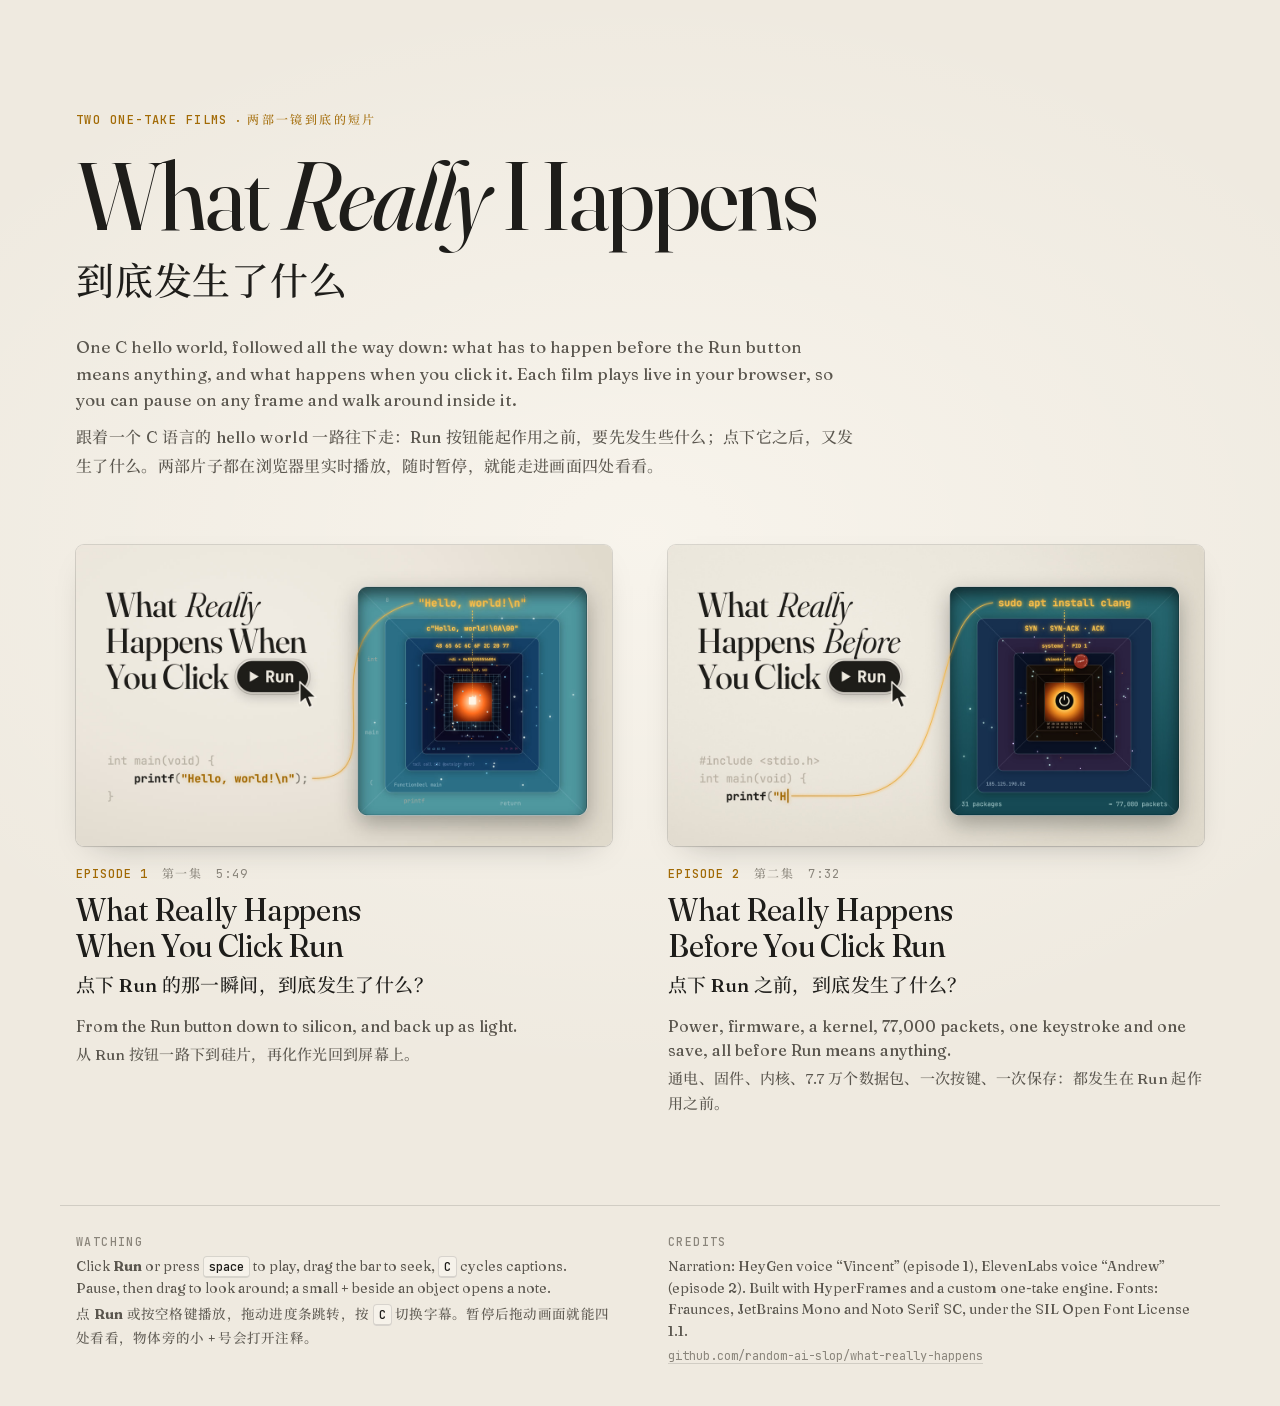
<file: index.html>
<!doctype html>
<html lang="en">
  <head>
    <meta charset="UTF-8" />
    <meta name="viewport" content="width=device-width, initial-scale=1, viewport-fit=cover" />
    <meta name="theme-color" content="#efeae0" />
    <meta name="color-scheme" content="light" />
    <title>What Really Happens · 到底发生了什么</title>
    <meta name="description" content="Two one-take films about a C hello world: what happens before you click Run, and what happens when you do. They play live in the browser, so you can pause on any frame and walk around in it. English narration, English and Chinese captions." />
    <meta property="og:type" content="website" />
    <meta property="og:site_name" content="What Really Happens" />
    <meta property="og:title" content="What Really Happens · 到底发生了什么" />
    <meta property="og:description" content="Two one-take films about a C hello world: what happens before you click Run, and what happens when you do. Pause on any frame and walk around in it. English narration, English and Chinese captions." />
    <meta property="og:url" content="https://random-ai-slop.github.io/what-really-happens/" />
    <meta property="og:locale" content="en_US" />
    <meta property="og:locale:alternate" content="zh_CN" />
    <meta property="og:image" content="https://random-ai-slop.github.io/what-really-happens/before-run/cover.jpg" />
    <meta property="og:image:width" content="1280" />
    <meta property="og:image:height" content="720" />
    <meta property="og:image:alt" content="Cover of episode 2: What Really Happens Before You Click Run, beside the layers from the power button up to sudo apt install clang" />
    <meta name="twitter:card" content="summary_large_image" />
    <meta name="twitter:title" content="What Really Happens · 到底发生了什么" />
    <meta name="twitter:description" content="Two one-take films about a C hello world: what happens before you click Run, and what happens when you do. Pause on any frame and walk around in it." />
    <meta name="twitter:image" content="https://random-ai-slop.github.io/what-really-happens/before-run/cover.jpg" />
    <meta name="twitter:image:alt" content="Cover of episode 2: What Really Happens Before You Click Run, beside the layers from the power button up to sudo apt install clang" />
    <link rel="icon" href="data:image/svg+xml,%3Csvg xmlns='http://www.w3.org/2000/svg' viewBox='0 0 32 32'%3E%3Crect x='1.5' y='7.5' width='29' height='17' rx='8.5' fill='%23efeae0' stroke='%231e1d1a' stroke-width='2'/%3E%3Cpath d='M12 11.5 L21 16 L12 20.5 Z' fill='%231e1d1a'/%3E%3C/svg%3E" />
    <link rel="preload" href="click-run/assets/fonts/Fraunces-normal.woff2" as="font" type="font/woff2" crossorigin />
    <style>
      /* the films' own fonts, by relative path (no copies) + this page's own CJK subset (scripts/publish-site.py) */
      @font-face { font-family: "Fraunces"; src: url("click-run/assets/fonts/Fraunces-normal.woff2") format("woff2"); font-weight: 100 900; font-style: normal; font-display: swap; }
      @font-face { font-family: "Fraunces"; src: url("click-run/assets/fonts/Fraunces-italic.woff2") format("woff2"); font-weight: 100 900; font-style: italic; font-display: swap; }
      @font-face { font-family: "JetBrains Mono"; src: url("click-run/assets/fonts/JetBrainsMono-400.woff2") format("woff2"); font-weight: 400 800; font-style: normal; font-display: swap; }
      @font-face { font-family: "OT Serif SC"; src: url("assets/fonts/zh-landing.woff2") format("woff2"); font-weight: 100 900; font-style: normal; font-display: swap; unicode-range: U+2E80-10FFFF; }

      :root {
        --paper: #efeae0;
        --paper-2: #f6f2ea;
        --ink: #1e1d1a;
        --ink-2: #5a564e;
        --ink-3: #8a857b;
        --rule: rgba(30, 29, 26, 0.14);
        --gold-ink: #a26a05;
        --serif: "Fraunces", Georgia, serif;
        --zh: "OT Serif SC", "Fraunces", "Songti SC", "Noto Serif CJK SC", "Source Han Serif SC", serif;
        --mono: "JetBrains Mono", ui-monospace, Menlo, monospace;
        --gutter: max(16px, env(safe-area-inset-left), env(safe-area-inset-right));
      }
      * { box-sizing: border-box; margin: 0; padding: 0; }
      html { background: var(--paper); -webkit-text-size-adjust: 100%; text-size-adjust: 100%; }
      body {
        min-height: 100vh;
        background: radial-gradient(1400px 900px at 50% 38%, rgba(255, 252, 246, 0.55) 0%, rgba(255, 252, 246, 0) 60%), var(--paper);
        color: var(--ink);
        font: 400 17px/1.55 var(--serif);
        font-variation-settings: "opsz" 14;
        -webkit-font-smoothing: antialiased;
      }
      [lang="zh-Hans"] { font-family: var(--zh); font-variation-settings: normal; letter-spacing: 0.02em; }
      a { color: inherit; }
      .wrap { max-width: 1160px; margin: 0 auto; padding: 0 var(--gutter); }

      header.wrap { padding-top: clamp(48px, 9vw, 112px); padding-bottom: clamp(36px, 5vw, 64px); }
      .kicker { font: 500 12px/1.4 var(--mono); letter-spacing: 0.12em; text-transform: uppercase; color: var(--gold-ink); }
      .kicker span[lang] { letter-spacing: 0.2em; }
      h1 { margin-top: 18px; font-weight: 400; font-size: clamp(44px, 8vw, 96px); line-height: 1; letter-spacing: -0.025em; font-variation-settings: "opsz" 144; }
      h1 em { font-style: italic; }
      .h1-zh { margin-top: 14px; font-size: clamp(24px, 3.6vw, 38px); line-height: 1.3; font-weight: 500; color: var(--ink); }
      .lede { margin-top: 28px; max-width: 46em; display: grid; gap: 10px; }
      .lede p { color: var(--ink-2); }
      .lede p[lang="zh-Hans"] { font-size: 16px; line-height: 1.8; }

      .films { display: grid; grid-template-columns: 1fr; gap: clamp(40px, 5vw, 56px); padding-bottom: clamp(48px, 7vw, 88px); }
      @media (min-width: 760px) { .films { grid-template-columns: 1fr 1fr; } }
      .film { display: block; text-decoration: none; color: inherit; border-radius: 10px; outline-offset: 6px; }
      .film:focus-visible { outline: 1.5px solid var(--gold-ink); }
      .poster { position: relative; aspect-ratio: 16 / 9; border-radius: 8px; overflow: hidden; background: var(--paper-2);
        box-shadow: 0 0 0 1px var(--rule), 0 1px 2px rgba(30, 29, 26, 0.06), 0 12px 32px -18px rgba(30, 29, 26, 0.35);
        transition: transform 0.35s cubic-bezier(0.2, 0.7, 0.2, 1), box-shadow 0.35s; }
      .poster img { display: block; width: 100%; height: 100%; object-fit: cover; }
      .film:hover .poster, .film:focus-visible .poster { transform: translateY(-3px);
        box-shadow: 0 0 0 1px var(--rule), 0 2px 4px rgba(30, 29, 26, 0.06), 0 22px 44px -20px rgba(30, 29, 26, 0.45); }
      .meta { display: flex; gap: 14px; align-items: baseline; margin-top: 20px; font: 400 12px/1.4 var(--mono); letter-spacing: 0.08em; text-transform: uppercase; color: var(--ink-3); }
      .meta b { font-weight: 500; color: var(--gold-ink); }
      .meta span[lang] { text-transform: none; letter-spacing: 0.12em; }
      .film h2 { margin-top: 10px; font-weight: 450; font-size: clamp(25px, 2.6vw, 31px); line-height: 1.15; text-wrap: balance; letter-spacing: -0.012em; font-variation-settings: "opsz" 72; }
      .film:hover h2 { text-decoration: underline; text-decoration-thickness: 1px; text-underline-offset: 5px; text-decoration-color: var(--rule); }
      .film .zh-title { margin-top: 8px; font-size: 19px; line-height: 1.45; font-weight: 500; }
      .film .line { margin-top: 14px; color: var(--ink-2); font-size: 16px; line-height: 1.5; }
      .film .line[lang="zh-Hans"] { margin-top: 4px; font-size: 15px; line-height: 1.7; }

      footer.wrap { padding-top: 28px; padding-bottom: calc(40px + env(safe-area-inset-bottom)); }
      footer { border-top: 1px solid var(--rule); display: grid; gap: 18px; font-size: 14px; color: var(--ink-2); }
      footer h3 { font: 500 11.5px/1.4 var(--mono); letter-spacing: 0.12em; text-transform: uppercase; color: var(--ink-3); margin-bottom: 6px; }
      footer .cols { display: grid; gap: 22px; }
      @media (min-width: 760px) { footer .cols { grid-template-columns: 1fr 1fr; gap: 56px; } }
      footer p + p { margin-top: 4px; }
      footer p[lang="zh-Hans"] { font-size: 13.5px; line-height: 1.75; }
      kbd { font: 500 12px/1 var(--mono); padding: 2px 5px 1px; border: 1px solid var(--rule); border-bottom-width: 2px; border-radius: 4px; background: var(--paper-2); color: var(--ink); }
      footer a { text-decoration-color: var(--rule); text-underline-offset: 3px; }
      footer a:hover { text-decoration-color: currentColor; }
      .small { font: 400 12px/1.6 var(--mono); color: var(--ink-3); }
    </style>
  </head>
  <body>
    <header class="wrap">
      <p class="kicker">Two one-take films <span lang="zh-Hans">· 两部一镜到底的短片</span></p>
      <h1>What <em>Really</em> Happens</h1>
      <p class="h1-zh" lang="zh-Hans">到底发生了什么</p>
      <div class="lede">
        <p>One C hello world, followed all the way down: what has to happen before the Run button means anything, and what happens when you click it. Each film plays live in your browser, so you can pause on any frame and walk around inside it.</p>
        <p lang="zh-Hans">跟着一个 C 语言的 hello world 一路往下走：Run 按钮能起作用之前，要先发生些什么；点下它之后，又发生了什么。两部片子都在浏览器里实时播放，随时暂停，就能走进画面四处看看。</p>
      </div>
    </header>

    <main class="wrap films">
      <a class="film" href="click-run/">
        <div class="poster"><img src="click-run/cover.jpg" width="1280" height="720" alt="Cover: What Really Happens When You Click Run, beside the layers of a hello world, from printf down to silicon" /></div>
        <p class="meta"><b>Episode 1</b><span lang="zh-Hans">第一集</span><span>5:49</span></p>
        <h2>What Really Happens When You Click Run</h2>
        <p class="zh-title" lang="zh-Hans">点下 Run 的那一瞬间，到底发生了什么？</p>
        <p class="line">From the Run button down to silicon, and back up as light.</p>
        <p class="line" lang="zh-Hans">从 Run 按钮一路下到硅片，再化作光回到屏幕上。</p>
      </a>
      <a class="film" href="before-run/">
        <div class="poster"><img src="before-run/cover.jpg" width="1280" height="720" alt="Cover: What Really Happens Before You Click Run, beside the layers from the power button up to sudo apt install clang" /></div>
        <p class="meta"><b>Episode 2</b><span lang="zh-Hans">第二集</span><span>7:32</span></p>
        <h2>What Really Happens Before You Click Run</h2>
        <p class="zh-title" lang="zh-Hans">点下 Run 之前，到底发生了什么？</p>
        <p class="line">Power, firmware, a kernel, 77,000 packets, one keystroke and one save, all before Run means anything.</p>
        <p class="line" lang="zh-Hans">通电、固件、内核、7.7 万个数据包、一次按键、一次保存：都发生在 Run 起作用之前。</p>
      </a>
    </main>

    <footer class="wrap">
      <div class="cols">
        <div>
          <h3>Watching</h3>
          <p>Click <b>Run</b> or press <kbd>space</kbd> to play, drag the bar to seek, <kbd>C</kbd> cycles captions. Pause, then drag to look around; a small <b>+</b> beside an object opens a note.</p>
          <p lang="zh-Hans">点 <b>Run</b> 或按空格键播放，拖动进度条跳转，按 <kbd>C</kbd> 切换字幕。暂停后拖动画面就能四处看看，物体旁的小 <b>+</b> 号会打开注释。</p>
        </div>
        <div>
          <h3>Credits</h3>
          <p>Narration: HeyGen voice “Vincent” (episode 1), ElevenLabs voice “Andrew” (episode 2). Built with HyperFrames and a custom one-take engine. Fonts: Fraunces, JetBrains Mono and Noto Serif SC, under the SIL Open Font License 1.1.</p>
          <p class="small"><a href="https://github.com/random-ai-slop/what-really-happens">github.com/random-ai-slop/what-really-happens</a></p>
        </div>
      </div>
    </footer>
  </body>
</html>
</file>
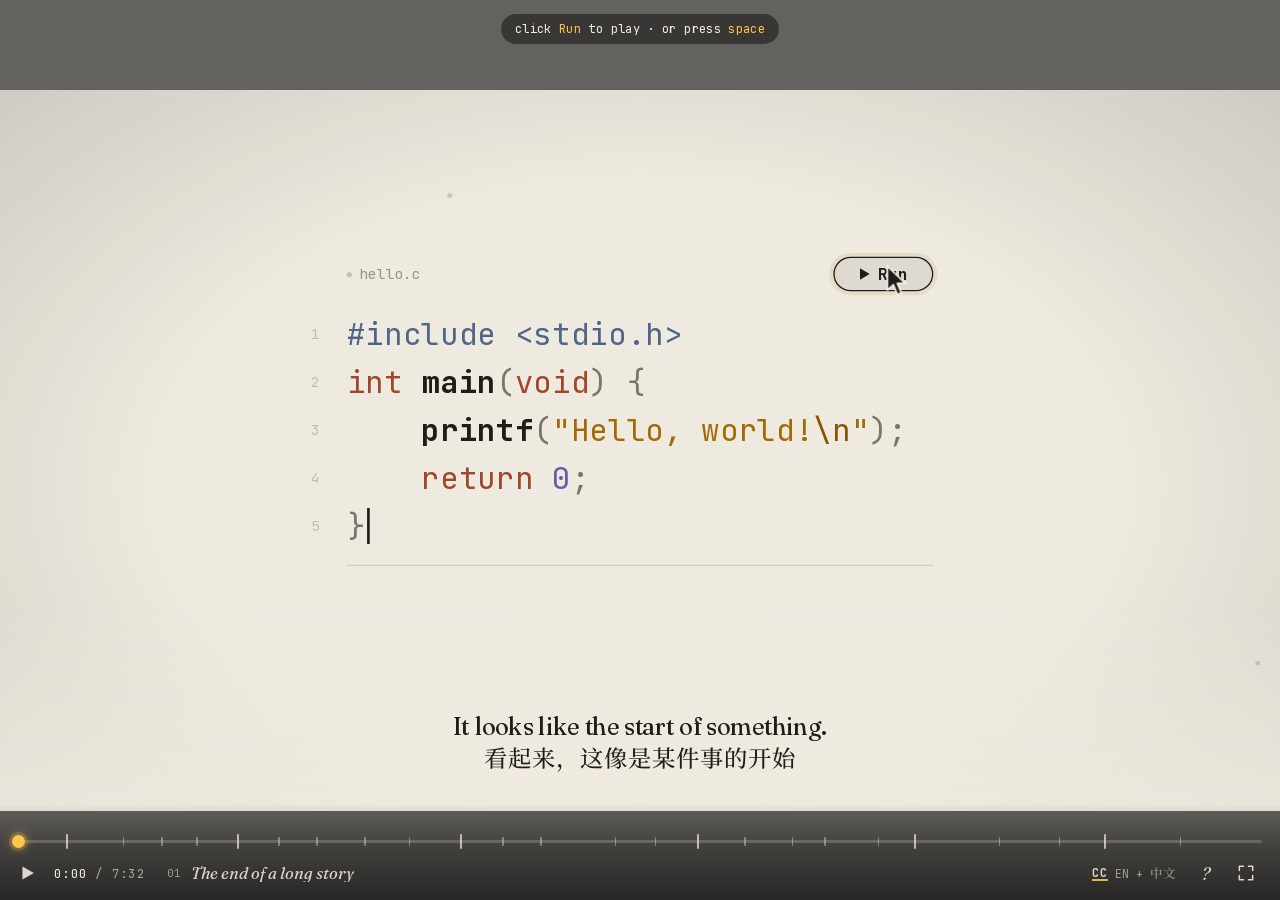
<file: before-run/index.html>
<!doctype html>
<html lang="en">
  <head>
    <!-- generated by scripts/build-web.py from the film project — do not edit -->
    <meta charset="UTF-8" />
    <meta name="viewport" content="width=device-width, initial-scale=1, viewport-fit=cover" />
    <meta name="theme-color" content="#121110" />
    <title>What Really Happens Before You Click Run</title>
    <meta name="description" content="A one-take film you can pause and walk around in: everything that has to happen before the Run button means anything, from the power button to firmware, a kernel, 77,000 packets, one keystroke and one save. English narration, English and Chinese captions." />
    <meta property="og:type" content="website" />
    <meta property="og:site_name" content="What Really Happens" />
    <meta property="og:title" content="What Really Happens Before You Click Run" />
    <meta property="og:description" content="A one-take film you can pause and walk around in: everything that has to happen before the Run button means anything, from the power button to firmware, a kernel, 77,000 packets, one keystroke and one save. English narration, English and Chinese captions." />
    <meta property="og:url" content="https://random-ai-slop.github.io/what-really-happens/before-run/" />
    <meta property="og:locale" content="en_US" />
    <meta property="og:locale:alternate" content="zh_CN" />
    <meta property="og:image" content="https://random-ai-slop.github.io/what-really-happens/before-run/cover.jpg" />
    <meta property="og:image:width" content="1280" />
    <meta property="og:image:height" content="720" />
    <meta property="og:image:alt" content="Cover: What Really Happens Before You Click Run, beside the layers from the power button up to sudo apt install clang" />
    <meta name="twitter:card" content="summary_large_image" />
    <meta name="twitter:title" content="What Really Happens Before You Click Run" />
    <meta name="twitter:description" content="A one-take film you can pause and walk around in: everything that has to happen before the Run button means anything, from the power button to firmware, a kernel, 77,000 packets, one keystroke and one save. English narration, English and Chinese captions." />
    <meta name="twitter:image" content="https://random-ai-slop.github.io/what-really-happens/before-run/cover.jpg" />
    <meta name="twitter:image:alt" content="Cover: What Really Happens Before You Click Run, beside the layers from the power button up to sudo apt install clang" />
    <link rel="icon" href="data:image/svg+xml,%3Csvg xmlns='http://www.w3.org/2000/svg' viewBox='0 0 32 32'%3E%3Crect x='1.5' y='7.5' width='29' height='17' rx='8.5' fill='%23efeae0' stroke='%231e1d1a' stroke-width='2'/%3E%3Cpath d='M12 11.5 L21 16 L12 20.5 Z' fill='%231e1d1a'/%3E%3C/svg%3E" />
    <link rel="preload" href="assets/fonts/Fraunces-normal.woff2" as="font" type="font/woff2" crossorigin />
    <link rel="stylesheet" href="player/captions.css?v=9df431f042ff" />
    <link rel="stylesheet" href="engine/engine.css?v=4073350f" />
    <link rel="stylesheet" href="player/player.css?v=9df431f042ff" />
    <style>
      @font-face { font-family: "JetBrains Mono"; src: url("assets/fonts/JetBrainsMono-400.woff2") format("woff2"); font-weight: 100 800; font-style: normal; }
      @font-face { font-family: "Fraunces"; src: url("assets/fonts/Fraunces-normal.woff2") format("woff2"); font-weight: 300 800; font-style: normal; }
      @font-face { font-family: "Fraunces"; src: url("assets/fonts/Fraunces-italic.woff2") format("woff2"); font-weight: 300 800; font-style: italic; }
      /* Chinese captions: Noto Serif SC Medium (shared, OFL; the static instance: Chrome draws the CFF2 variable font at
         its default ExtraLight whatever the weight). The only face of its family, so the .zh line's weight 420 picks it
         while Latin inside the line (outside the unicode-range) uses Fraunces 420 like the English line. */
      @font-face { font-family: "OT Serif SC"; src: url("assets/fonts/zh-subset.woff2?v=ea199d08") format("woff2"); font-weight: 100 900; font-style: normal; font-display: swap; unicode-range: U+0250-10FFFF; }
    
    </style>
  </head>
  <body class="xp-booting xp-poster xp-paused">
    <!-- The film: the composition's own scene markup (index.html of the project, without its audio clips). -->
    <div id="xp-viewport">
      <div id="xp-frame">
        <div id="root">
          <div id="scene">
        <div id="ot-ground"></div>
        <div id="ot-grain">
          <svg viewBox="0 0 1920 1080" preserveAspectRatio="none">
            <filter id="ot-noise"><feTurbulence type="fractalNoise" baseFrequency="0.9" numOctaves="2" seed="7" stitchTiles="stitch" /><feColorMatrix values="0 0 0 0 0.45  0 0 0 0 0.40  0 0 0 0 0.33  0 0 0 0.18 0" /></filter>
            <rect width="1920" height="1080" filter="url(#ot-noise)" />
          </svg>
        </div>
        <div id="ot-dither">
          <svg viewBox="0 0 1920 1080" preserveAspectRatio="none">
            <filter id="ot-dn"><feTurbulence type="fractalNoise" baseFrequency="0.95" numOctaves="1" seed="3" stitchTiles="stitch" /><feColorMatrix values="0 0 0 0 1  0 0 0 0 1  0 0 0 0 1  0.06 0 0 0 -0.018" /></filter>
            <rect width="1920" height="1080" filter="url(#ot-dn)" />
          </svg>
        </div>
        <div id="ot-roll"><div id="ot-stage"><div id="ot-world"></div></div></div>
        <div id="ot-screen"></div>
        <div id="ot-hero"></div>
        <div id="ot-vignette"></div>
        <div id="ot-flash"></div>
        <div id="ot-scrim"></div>
        <div id="ot-cap"></div>
        <div id="ot-fade"></div>
      </div>
        </div>
        <!-- the film's own Run pill starts the film on the poster frame -->
        <button id="xp-runspot" type="button" aria-label="Play the film" tabindex="-1"></button>
      </div>
    </div>

    <!-- Player chrome: outside the 1920×1080 stage, in window pixels. -->
    <div id="xp-ui">
      <div id="xp-loading"><span>loading</span></div>
      <div id="xp-marks" aria-hidden="true"></div>
      <div id="xp-note" role="dialog" aria-live="polite" hidden></div>
      <div id="xp-top">
        <div id="xp-hint"></div>
        <button id="xp-back" type="button" title="Ease back to the authored camera (R)">
          <svg viewBox="0 0 20 20" aria-hidden="true"><circle cx="10" cy="10" r="6.2" fill="none" stroke="currentColor" stroke-width="1.6" /><circle cx="10" cy="10" r="1.8" fill="currentColor" /><path d="M10 1.5v3M10 15.5v3M1.5 10h3M15.5 10h3" stroke="currentColor" stroke-width="1.6" stroke-linecap="round" /></svg>
          <span>back to the shot</span>
        </button>
      </div>
      <div id="xp-help" hidden>
        <dl>
          <dt>space · K</dt><dd>play / pause</dd>
          <dt>← →</dt><dd>5 seconds back / forward</dd>
          <dt>J · L</dt><dd>10 seconds back / forward</dd>
          <dt>⇧ ← →</dt><dd>previous / next chapter</dd>
          <dt>drag</dt><dd>while paused: move the camera</dd>
          <dt>scroll · pinch · ↑ ↓</dt><dd>move in / out</dd>
          <dt>right-drag · ⇧ drag</dt><dd>tilt the world</dd>
          <dt>R · Esc</dt><dd>back to the shot</dd>
          <dt>C</dt><dd>captions: EN · EN + 中文 · 中文 · off</dd>
          <dt>F</dt><dd>fullscreen</dd>
        </dl>
      </div>
      <div id="xp-bar">
        <div id="xp-scrub" role="slider" tabindex="0" aria-label="Seek" aria-valuemin="0" aria-valuemax="0" aria-valuenow="0">
          <div class="track"><div class="fill"></div><div class="ticks"></div><div class="hover"></div></div>
          <div class="head"></div>
          <div class="tip"><b></b><i lang="zh-Hans"></i><span></span></div>
        </div>
        <div class="row">
          <button id="xp-play" type="button" aria-label="Play">
            <svg viewBox="0 0 24 24" aria-hidden="true"><path class="i-play" d="M7 4.8 L19.5 12 L7 19.2 Z" /><g class="i-pause"><rect x="6.2" y="5" width="4" height="14" rx="1" /><rect x="13.8" y="5" width="4" height="14" rx="1" /></g></svg>
          </button>
          <span id="xp-time"><span class="now">0:00</span><span class="dur"> / 0:00</span></span>
          <button id="xp-chap" type="button" aria-haspopup="true" aria-expanded="false" aria-controls="xp-chapters"><span class="n"></span><span class="t"></span></button>
          <span class="sp"></span>
          <button id="xp-cc" type="button" aria-haspopup="true" aria-expanded="false" aria-controls="xp-ccmenu" title="Captions (C)"><span class="cc">CC</span><span class="m"></span></button>
          <button id="xp-q" type="button" title="Controls (?)" aria-label="Controls">?</button>
          <button id="xp-fs" type="button" title="Fullscreen (F)" aria-label="Fullscreen">
            <svg viewBox="0 0 24 24" aria-hidden="true"><path d="M4 9V4h5M15 4h5v5M20 15v5h-5M9 20H4v-5" fill="none" stroke="currentColor" stroke-width="1.8" stroke-linecap="round" stroke-linejoin="round" /></svg>
          </button>
        </div>
        <div id="xp-chapters" hidden><ol></ol></div>
        <div id="xp-ccmenu" role="menu" hidden></div>
      </div>
      <div id="xp-rotate"><span>turn your phone sideways</span></div>
      <div id="xp-perf" hidden></div>
    </div>

    <audio id="xp-audio" preload="none" playsinline></audio>

    <!-- the film pipeline's own variables, pinned: no layer split, the engine's English caption -->
    <script>window.__hfVariables = { layer: "all", captions: "en" };</script>
    <script src="engine/timing.js?v=53b89bf3"></script>
    <script src="engine/engine.js?v=99ae8830"></script>
    <script src="engine/logs.js?v=4c0b4b1a"></script>
    <script src="engine/facts.js?v=75290bab"></script>
    <script src="engine/term.js?v=8d3ffbbf"></script>
    <script src="engine/flow.js?v=b1e877bf"></script>
    <script src="engine/focus.js?v=daf2a9d9"></script>
    <script src="engine/layers.js?v=e11a7ec8"></script>
    <script src="sequences/A.js?v=281efcba"></script>
    <script src="sequences/B.js?v=133c4d0c"></script>
    <script src="sequences/C.js?v=f90577ad"></script>
    <script src="sequences/D.js?v=e137877c"></script>
    <script src="sequences/E.js?v=cbf48042"></script>
    <script src="sequences/F.js?v=24764413"></script>
    <script src="sequences/G.js?v=6242e7f2"></script>
    <script src="data.js?v=9df431f042ff"></script>
    <script src="notes.js?v=f26b41b9"></script>
    <script src="player/player.js?v=9df431f042ff"></script>
  </body>
</html>
</file>
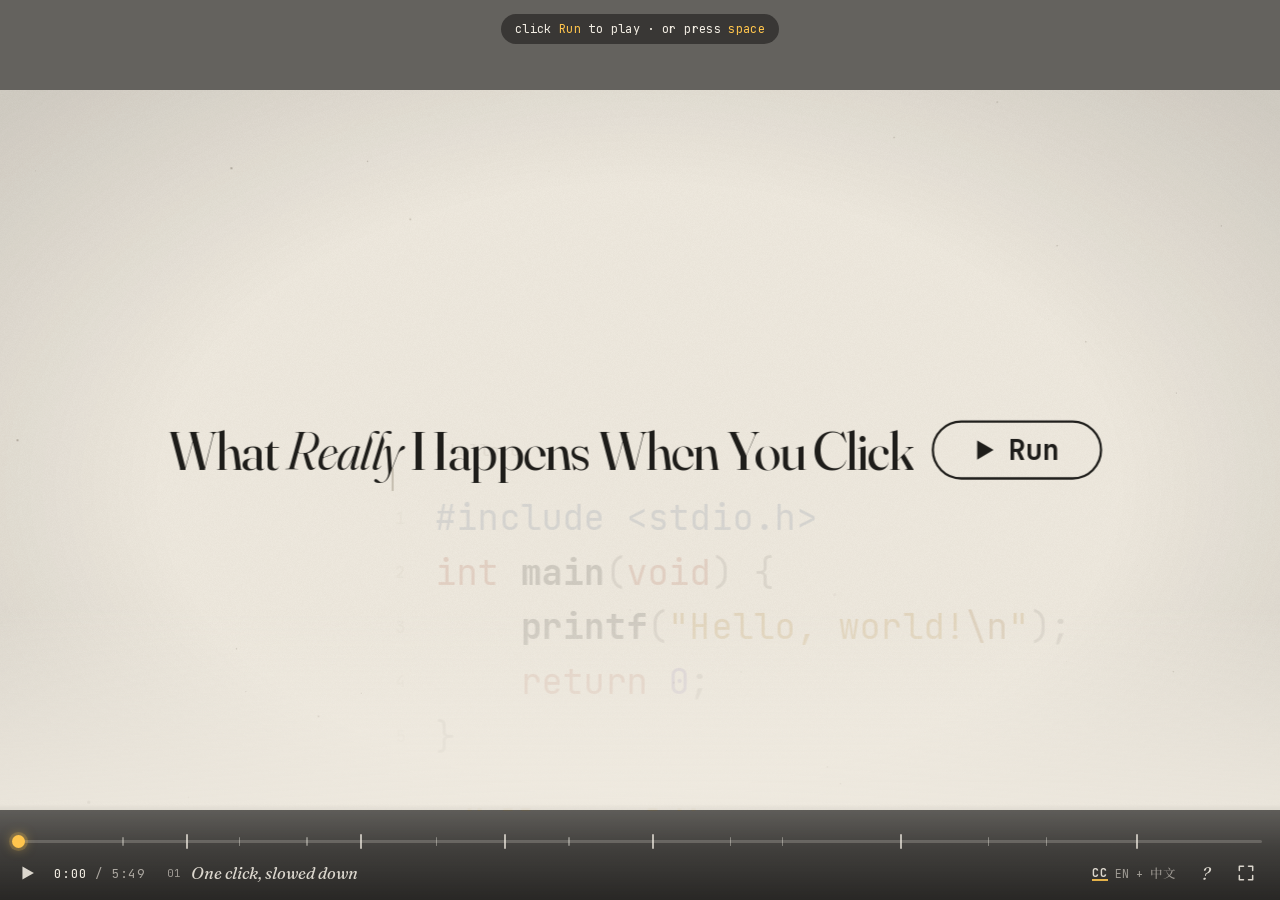
<file: click-run/index.html>
<!doctype html>
<html lang="en">
  <head>
    <!-- generated by scripts/build-web.py from the film project — do not edit -->
    <meta charset="UTF-8" />
    <meta name="viewport" content="width=device-width, initial-scale=1, viewport-fit=cover" />
    <meta name="theme-color" content="#121110" />
    <title>What Really Happens When You Click Run</title>
    <meta name="description" content="A one-take film you can pause and walk around in: a C hello world, from the Run button down to silicon and back up as light. English narration, English and Chinese captions." />
    <meta property="og:type" content="website" />
    <meta property="og:site_name" content="What Really Happens" />
    <meta property="og:title" content="What Really Happens When You Click Run" />
    <meta property="og:description" content="A one-take film you can pause and walk around in: a C hello world, from the Run button down to silicon and back up as light. English narration, English and Chinese captions." />
    <meta property="og:url" content="https://random-ai-slop.github.io/what-really-happens/click-run/" />
    <meta property="og:locale" content="en_US" />
    <meta property="og:locale:alternate" content="zh_CN" />
    <meta property="og:image" content="https://random-ai-slop.github.io/what-really-happens/click-run/cover.jpg" />
    <meta property="og:image:width" content="1280" />
    <meta property="og:image:height" content="720" />
    <meta property="og:image:alt" content="Cover: What Really Happens When You Click Run, beside the layers of a hello world, from printf down to silicon" />
    <meta name="twitter:card" content="summary_large_image" />
    <meta name="twitter:title" content="What Really Happens When You Click Run" />
    <meta name="twitter:description" content="A one-take film you can pause and walk around in: a C hello world, from the Run button down to silicon and back up as light. English narration, English and Chinese captions." />
    <meta name="twitter:image" content="https://random-ai-slop.github.io/what-really-happens/click-run/cover.jpg" />
    <meta name="twitter:image:alt" content="Cover: What Really Happens When You Click Run, beside the layers of a hello world, from printf down to silicon" />
    <link rel="icon" href="data:image/svg+xml,%3Csvg xmlns='http://www.w3.org/2000/svg' viewBox='0 0 32 32'%3E%3Crect x='1.5' y='7.5' width='29' height='17' rx='8.5' fill='%23efeae0' stroke='%231e1d1a' stroke-width='2'/%3E%3Cpath d='M12 11.5 L21 16 L12 20.5 Z' fill='%231e1d1a'/%3E%3C/svg%3E" />
    <link rel="preload" href="assets/fonts/Fraunces-normal.woff2" as="font" type="font/woff2" crossorigin />
    <link rel="stylesheet" href="player/captions.css?v=9df431f0449b" />
    <link rel="stylesheet" href="engine/engine.css?v=aeb4d58f" />
    <link rel="stylesheet" href="player/player.css?v=9df431f0449b" />
    <style>
      @font-face { font-family: "JetBrains Mono"; src: url("assets/fonts/JetBrainsMono-400.woff2") format("woff2"); font-weight: 100 800; font-style: normal; }
      @font-face { font-family: "Fraunces"; src: url("assets/fonts/Fraunces-normal.woff2") format("woff2"); font-weight: 300 800; font-style: normal; }
      @font-face { font-family: "Fraunces"; src: url("assets/fonts/Fraunces-italic.woff2") format("woff2"); font-weight: 300 800; font-style: italic; }
      /* Chinese captions: Noto Serif SC Medium (shared, OFL; the static instance: Chrome draws the CFF2 variable font at
         its default ExtraLight whatever the weight). The only face of its family, so the .zh line's weight 420 picks it
         while Latin inside the line (outside the unicode-range) uses Fraunces 420 like the English line. */
      @font-face { font-family: "OT Serif SC"; src: url("assets/fonts/zh-subset.woff2?v=1b9cb6f6") format("woff2"); font-weight: 100 900; font-style: normal; font-display: swap; unicode-range: U+0250-10FFFF; }
    
    </style>
  </head>
  <body class="xp-booting xp-poster xp-paused">
    <!-- The film: the composition's own scene markup (index.html of the project, without its audio clips). -->
    <div id="xp-viewport">
      <div id="xp-frame">
        <div id="root">
          <div id="scene">
        <div id="ot-ground"></div>
        <div id="ot-grain">
          <svg viewBox="0 0 1920 1080" preserveAspectRatio="none">
            <filter id="ot-noise"><feTurbulence type="fractalNoise" baseFrequency="0.9" numOctaves="2" seed="7" stitchTiles="stitch" /><feColorMatrix values="0 0 0 0 0.45  0 0 0 0 0.40  0 0 0 0 0.33  0 0 0 0.18 0" /></filter>
            <rect width="1920" height="1080" filter="url(#ot-noise)" />
          </svg>
        </div>
        <div id="ot-dither">
          <svg viewBox="0 0 1920 1080" preserveAspectRatio="none">
            <filter id="ot-dn"><feTurbulence type="fractalNoise" baseFrequency="0.95" numOctaves="1" seed="3" stitchTiles="stitch" /><feColorMatrix values="0 0 0 0 1  0 0 0 0 1  0 0 0 0 1  0.06 0 0 0 -0.018" /></filter>
            <rect width="1920" height="1080" filter="url(#ot-dn)" />
          </svg>
        </div>
        <div id="ot-roll"><div id="ot-stage"><div id="ot-world"></div></div></div>
        <div id="ot-screen"></div>
        <div id="ot-hero"></div>
        <div id="ot-vignette"></div>
        <div id="ot-flash"></div>
        <div id="ot-scrim"></div>
        <div id="ot-cap"></div>
        <div id="ot-fade"></div>
      </div>
        </div>
        <!-- the film's own Run pill starts the film on the poster frame -->
        <button id="xp-runspot" type="button" aria-label="Play the film" tabindex="-1"></button>
      </div>
    </div>

    <!-- Player chrome: outside the 1920×1080 stage, in window pixels. -->
    <div id="xp-ui">
      <div id="xp-loading"><span>loading</span></div>
      <div id="xp-marks" aria-hidden="true"></div>
      <div id="xp-note" role="dialog" aria-live="polite" hidden></div>
      <div id="xp-top">
        <div id="xp-hint"></div>
        <button id="xp-back" type="button" title="Ease back to the authored camera (R)">
          <svg viewBox="0 0 20 20" aria-hidden="true"><circle cx="10" cy="10" r="6.2" fill="none" stroke="currentColor" stroke-width="1.6" /><circle cx="10" cy="10" r="1.8" fill="currentColor" /><path d="M10 1.5v3M10 15.5v3M1.5 10h3M15.5 10h3" stroke="currentColor" stroke-width="1.6" stroke-linecap="round" /></svg>
          <span>back to the shot</span>
        </button>
      </div>
      <div id="xp-help" hidden>
        <dl>
          <dt>space · K</dt><dd>play / pause</dd>
          <dt>← →</dt><dd>5 seconds back / forward</dd>
          <dt>J · L</dt><dd>10 seconds back / forward</dd>
          <dt>⇧ ← →</dt><dd>previous / next chapter</dd>
          <dt>drag</dt><dd>while paused: move the camera</dd>
          <dt>scroll · pinch · ↑ ↓</dt><dd>move in / out</dd>
          <dt>right-drag · ⇧ drag</dt><dd>tilt the world</dd>
          <dt>R · Esc</dt><dd>back to the shot</dd>
          <dt>C</dt><dd>captions: EN · EN + 中文 · 中文 · off</dd>
          <dt>F</dt><dd>fullscreen</dd>
        </dl>
      </div>
      <div id="xp-bar">
        <div id="xp-scrub" role="slider" tabindex="0" aria-label="Seek" aria-valuemin="0" aria-valuemax="0" aria-valuenow="0">
          <div class="track"><div class="fill"></div><div class="ticks"></div><div class="hover"></div></div>
          <div class="head"></div>
          <div class="tip"><b></b><i lang="zh-Hans"></i><span></span></div>
        </div>
        <div class="row">
          <button id="xp-play" type="button" aria-label="Play">
            <svg viewBox="0 0 24 24" aria-hidden="true"><path class="i-play" d="M7 4.8 L19.5 12 L7 19.2 Z" /><g class="i-pause"><rect x="6.2" y="5" width="4" height="14" rx="1" /><rect x="13.8" y="5" width="4" height="14" rx="1" /></g></svg>
          </button>
          <span id="xp-time"><span class="now">0:00</span><span class="dur"> / 0:00</span></span>
          <button id="xp-chap" type="button" aria-haspopup="true" aria-expanded="false" aria-controls="xp-chapters"><span class="n"></span><span class="t"></span></button>
          <span class="sp"></span>
          <button id="xp-cc" type="button" aria-haspopup="true" aria-expanded="false" aria-controls="xp-ccmenu" title="Captions (C)"><span class="cc">CC</span><span class="m"></span></button>
          <button id="xp-q" type="button" title="Controls (?)" aria-label="Controls">?</button>
          <button id="xp-fs" type="button" title="Fullscreen (F)" aria-label="Fullscreen">
            <svg viewBox="0 0 24 24" aria-hidden="true"><path d="M4 9V4h5M15 4h5v5M20 15v5h-5M9 20H4v-5" fill="none" stroke="currentColor" stroke-width="1.8" stroke-linecap="round" stroke-linejoin="round" /></svg>
          </button>
        </div>
        <div id="xp-chapters" hidden><ol></ol></div>
        <div id="xp-ccmenu" role="menu" hidden></div>
      </div>
      <div id="xp-rotate"><span>turn your phone sideways</span></div>
      <div id="xp-perf" hidden></div>
    </div>

    <audio id="xp-audio" preload="none" playsinline></audio>

    <!-- the film pipeline's own variables, pinned: no layer split, the engine's English caption -->
    <script>window.__hfVariables = { layer: "all", captions: "en" };</script>
    <script src="engine/timing.js?v=7c2ca5b3"></script>
    <script src="engine/engine.js?v=0c72904a"></script>
    <script src="engine/layers.js?v=e11a7ec8"></script>
    <script src="sequences/A.js?v=bc426123"></script>
    <script src="sequences/B.js?v=eb72d9ad"></script>
    <script src="sequences/C.js?v=031f69c2"></script>
    <script src="sequences/D.js?v=434bb370"></script>
    <script src="sequences/E.js?v=a8098fc9"></script>
    <script src="sequences/F.js?v=0f3ae4c0"></script>
    <script src="sequences/G.js?v=287942a8"></script>
    <script src="data.js?v=9df431f0449b"></script>
    <script src="notes.js?v=094f0687"></script>
    <script src="player/player.js?v=9df431f0449b"></script>
  </body>
</html>
</file>
<file: before-run/player/captions.css>
/* The bilingual caption block (#ot-cap2: English above Chinese, bottom-anchored in the caption band), as the film's
 * engine.css defines it for engine/layers.js. Loaded BEFORE engine.css and at zero specificity (:where), so a project
 * whose engine.css has these rules wins; a project that predates them still gets the decided layout. */
:where(#ot-cap2) { position: absolute; left: 140px; right: 140px; bottom: 52px; display: flex; flex-direction: column; align-items: center; gap: 4px; text-align: center; pointer-events: none; }
:where(#ot-cap2) .en { font-family: "Fraunces", serif; font-size: 36px; line-height: 1.22; font-weight: 420; letter-spacing: -0.005em; font-variation-settings: "opsz" 36; }
:where(#ot-cap2) .zh { font-family: "OT Serif SC", "Fraunces", serif; font-size: 35px; line-height: 1.36; font-weight: 420; letter-spacing: 0.03em; white-space: pre-line; line-break: strict; }
</file>
<file: before-run/engine/engine.css>
* { margin: 0; padding: 0; box-sizing: border-box; }
html, body { margin: 0; width: 1920px; height: 1080px; overflow: hidden; background: #efeae0; }
#root { position: relative; width: 100%; height: 100%; overflow: hidden; }
#scene { position: absolute; inset: 0; overflow: hidden; }

#ot-ground { position: absolute; inset: 0; background: #efeae0; }
#ot-grain { position: absolute; inset: 0; opacity: 0.5; mix-blend-mode: multiply; pointer-events: none; }
#ot-grain svg { width: 100%; height: 100%; display: block; }
/* dark grounds: Chrome draws the vignette without dithering, so near black it steps in 1-level rings ~200 px wide.
   A faint static white noise under the world (±1.5 levels) breaks them up; it survives crf 15. */
#ot-dither { position: absolute; inset: 0; opacity: 0; pointer-events: none; }
#ot-dither svg { width: 100%; height: 100%; display: block; }
#ot-roll { position: absolute; inset: 0; transform-origin: 960px 640px; }
#ot-stage { position: absolute; inset: 0; perspective: 1000px; perspective-origin: 960px 640px; }
#ot-world { position: absolute; left: 0; top: 0; width: 1920px; height: 1080px; transform-style: preserve-3d; }
.ot-seq { position: absolute; left: 0; top: 0; width: 1920px; height: 1080px; transform-style: preserve-3d; }
.ot-plane { position: absolute; left: 0; top: 0; width: 1920px; height: 1080px; }
.ot-free { position: absolute; left: 0; top: 0; }
.ot-3d { transform-style: preserve-3d; }
#ot-screen { position: absolute; inset: 0; pointer-events: none; }
.ot-seq-screen { position: absolute; inset: 0; }
#ot-hero { position: absolute; left: 0; top: 0; font-family: "JetBrains Mono", monospace; font-weight: 700; white-space: pre; color: #ffc54d; visibility: hidden; }
#ot-vignette { position: absolute; inset: 0; background: radial-gradient(1300px 820px at 50% 55%, rgba(0,0,0,0) 55%, rgba(0,0,0,0.55) 100%); opacity: 0.25; pointer-events: none; }
#ot-flash { position: absolute; inset: 0; background: #fff8ee; opacity: 0; }
#ot-scrim { position: absolute; left: 0; right: 0; bottom: 0; height: 300px; pointer-events: none; }
#ot-cap { position: absolute; left: 160px; right: 160px; bottom: 64px; text-align: center; font-family: "Fraunces", serif; font-size: 40px; line-height: 1.25; font-weight: 420; letter-spacing: -0.005em; font-variation-settings: "opsz" 36; color: #1e1d1a; }
#ot-fade { position: absolute; inset: 0; background: #000; opacity: 0; }
.ot-mote { position: absolute; left: 0; top: 0; font-family: "JetBrains Mono", monospace; line-height: 1; border-radius: 50%; }
/* attention lamp (engine/focus.js): inserted above the scrim, below the captions. Multiply = shadow, screen = light. */
#ot-shade { position: absolute; inset: 0; pointer-events: none; visibility: hidden; mix-blend-mode: multiply; }
#ot-lift { position: absolute; inset: 0; pointer-events: none; visibility: hidden; mix-blend-mode: screen; }
#ot-lamp-dither { position: absolute; inset: 0; pointer-events: none; visibility: hidden; }
#ot-lamp-dither svg { width: 100%; height: 100%; display: block; }

/* ---------- code: one syntax palette for paper, one for night ---------- */
.ot-code { position: absolute; left: 0; top: 0; font-family: "JetBrains Mono", monospace; white-space: pre; }
.ot-code .row { position: absolute; left: 0; white-space: pre; }
.ot-code.paper { color: #2a2925; }
.ot-code.paper .k { color: #a2462b; }
.ot-code.paper .pp { color: #4f6688; }
.ot-code.paper .fn { color: #1e1d1a; font-weight: 700; }
.ot-code.paper .s { color: #a26a05; }
.ot-code.paper .esc { color: #8a5300; }
.ot-code.paper .num { color: #6d5ba8; }
.ot-code.paper .pu { color: #7a756b; }
.ot-code.paper .ty { color: #2f6e6a; }
.ot-code.paper .cm { color: #9a9384; }
.ot-code.night { color: #e6eef8; }
.ot-code.night .k { color: #ffb59a; }
.ot-code.night .pp { color: #b9ccff; }
.ot-code.night .fn { color: #ffffff; font-weight: 700; }
.ot-code.night .s { color: #ffc54d; text-shadow: 0 0 16px rgba(255, 190, 70, 0.55); }
.ot-code.night .esc { color: #ffe08f; }
.ot-code.night .num { color: #c9b8ff; }
.ot-code.night .pu { color: #9fb3c8; }
.ot-code.night .ty { color: #8fe0d6; }
.ot-code.night .cm { color: #6f7f94; }
.ot-code.night .reg { color: #8fe0ff; }
.ot-code.night .lbl { color: #b9ccff; }
.ot-code.night .hex { color: #82dcff; text-shadow: 0 0 12px rgba(90, 200, 255, 0.45); }

/* ---------- the surface page (editor + terminal) ---------- */
.ot-page { position: absolute; left: 0; top: 0; width: 1920px; height: 1080px; font-family: "JetBrains Mono", monospace; }
.ot-page .tab { position: absolute; left: 520px; top: 262px; font-size: 22px; color: #9a9384; letter-spacing: 0.02em; }
.ot-page .tab b { display: inline-block; width: 8px; height: 8px; border-radius: 50%; background: #c9c1b2; margin-right: 10px; vertical-align: 3px; }
.ot-page .ln { position: absolute; left: 430px; width: 50px; text-align: right; font-size: 22px; line-height: 72px; color: #c2bbad; }
.ot-page .rule { position: absolute; left: 520px; top: 712px; width: 880px; height: 2px; background: #d8d1c3; }
.ot-page .term { position: absolute; left: 520px; top: 732px; width: 880px; }
.ot-page .tl { position: absolute; left: 0; height: 50px; line-height: 50px; font-size: 32px; white-space: pre; color: #3b3a35; }
.ot-page .tl .pr { color: #a59e8f; }
.ot-page .tl .out { color: #a26a05; font-weight: 700; }
.ot-page .tl .dim { color: #a59e8f; }
.ot-page .tcaret { position: absolute; width: 3px; height: 38px; background: #1e1d1a; }
.ot-page .pill { position: absolute; left: 1250px; top: 250px; width: 150px; height: 52px; border: 2.5px solid #1e1d1a; border-radius: 999px; display: flex; align-items: center; justify-content: center; gap: 12px; font-size: 25px; font-weight: 700; color: #1e1d1a; transform-origin: 100% 50%; }
.ot-page .pill svg { display: block; width: 18px; height: 20px; }

/* ---------- the executable on disk ---------- */
.ot-slab { position: absolute; left: 0; top: 0; width: 760px; height: 470px; border-radius: 6px; background: linear-gradient(180deg, #121826 0%, #0b0f19 100%); box-shadow: 0 0 0 1.5px rgba(140, 200, 255, 0.35), 0 40px 120px rgba(0, 0, 0, 0.6), 0 0 80px rgba(80, 160, 255, 0.12); overflow: hidden; font-family: "JetBrains Mono", monospace; }
.ot-slab .hdr { position: absolute; left: 0; right: 0; top: 0; height: 64px; display: flex; align-items: center; gap: 18px; padding: 0 26px; border-bottom: 1.5px solid rgba(140, 200, 255, 0.25); }
.ot-slab .name { font-size: 30px; font-weight: 700; color: #eef4ff; }
.ot-slab .magic { font-size: 22px; color: #ffc54d; text-shadow: 0 0 12px rgba(255, 190, 70, 0.6); }
.ot-slab .kind { margin-left: auto; font-size: 18px; color: rgba(160, 200, 255, 0.7); letter-spacing: 0.04em; }
.ot-slab .bytes { position: absolute; left: 26px; top: 84px; right: 26px; font-size: 19px; line-height: 30px; color: rgba(130, 220, 255, 0.55); white-space: pre; }
.ot-slab .bytes b { color: #ffc54d; font-weight: 400; }
.ot-slab .size { position: absolute; right: 26px; bottom: 16px; font-size: 18px; color: rgba(160, 200, 255, 0.7); }

/* ---------- a process: a cell of light ---------- */
.ot-cell { position: absolute; left: 0; top: 0; width: 360px; height: 360px; border-radius: 50%; background: radial-gradient(circle at 42% 38%, rgba(255, 236, 200, 0.42), rgba(255, 196, 120, 0.16) 52%, rgba(255, 170, 90, 0.04) 72%, rgba(255, 170, 90, 0) 74%); box-shadow: inset 0 0 0 2px rgba(255, 214, 160, 0.55), 0 0 60px rgba(255, 190, 110, 0.22); font-family: "JetBrains Mono", monospace; }
.ot-cell .lab { position: absolute; left: 0; right: 0; top: 50%; transform: translateY(-50%); text-align: center; font-size: 30px; color: #fff3df; font-weight: 700; }
.ot-cell .pid { position: absolute; left: 0; right: 0; top: calc(50% + 30px); text-align: center; font-size: 20px; color: rgba(255, 230, 200, 0.7); }

/* ---------- the address space ---------- */
.ot-mem { position: absolute; left: 0; top: 0; width: 640px; font-family: "JetBrains Mono", monospace; }
.ot-mem .band { position: absolute; left: 0; width: 640px; border-radius: 4px; border: 1.5px solid rgba(255, 220, 170, 0.7); background: rgba(255, 210, 150, 0.08); }
.ot-mem .band.promised { border-style: dashed; border-color: rgba(255, 220, 170, 0.45); background: transparent; }
.ot-mem .band.code { border-color: rgba(140, 220, 255, 0.85); background: rgba(120, 200, 255, 0.1); }
.ot-mem .band.code.promised { border-color: rgba(140, 220, 255, 0.5); background: transparent; }
.ot-mem .band .nm { position: absolute; left: 18px; top: 50%; transform: translateY(-50%); font-size: 22px; color: #fff1dc; }
.ot-mem .band .pm { position: absolute; right: 18px; top: 50%; transform: translateY(-50%); font-size: 18px; color: rgba(255, 230, 200, 0.6); }
.ot-mem .band .gold { color: #ffc54d; text-shadow: 0 0 12px rgba(255, 190, 70, 0.6); }
.ot-mem .addr { position: absolute; left: -210px; width: 190px; text-align: right; font-size: 17px; color: rgba(220, 210, 255, 0.55); }

/* ---------- terminal replay (engine/term.js): paper = the page's terminal, night = a dark window ---------- */
.ot-term { position: absolute; font-family: "JetBrains Mono", monospace; white-space: pre; }
.ot-term .tw-bg { position: absolute; inset: 0; border-radius: 22px; }
.ot-term .tw-title { position: absolute; left: 0; right: 0; top: 0; text-align: center; letter-spacing: 0.02em; border-radius: 22px 22px 0 0; }
.ot-term .tw-scr { position: absolute; overflow: hidden; }
.ot-term .tr { position: absolute; left: 0; top: 0; right: 0; white-space: pre; }
.ot-term .tr.hot { font-weight: 700; }
.ot-term .tcar { position: absolute; left: 0; top: 0; }
.ot-term.paper { color: #3b3a35; }
.ot-term.paper.framed .tw-bg { background: #f6f2ea; box-shadow: 0 30px 90px rgba(40, 30, 15, 0.22), 0 0 0 2px rgba(120, 105, 80, 0.16); }
.ot-term.paper .tw-title { background: rgba(0, 0, 0, 0.05); color: #8a8478; }
.ot-term.paper .p { color: #a59e8f; }
.ot-term.paper .cmd { color: #1e1d1a; }
.ot-term.paper .d { color: #a59e8f; }
.ot-term.paper .pk { color: #1e1d1a; }
.ot-term.paper .sz { color: #5b574e; }
.ot-term.paper .em { color: #1e1d1a; font-weight: 700; }
.ot-term.paper .g { color: #3d7a4a; }
.ot-term.paper .y { color: #8c7330; }
.ot-term.paper .r { color: #a2462b; }
.ot-term.paper .b { font-weight: 700; }
.ot-term.paper .tr.hot { background: rgba(30, 29, 26, 0.06); color: #1e1d1a; }
.ot-term.paper .tcar { background: #1e1d1a; }
.ot-term.night { color: #d9d2c3; }
.ot-term.night.framed .tw-bg { background: #1d1c19; box-shadow: 0 40px 120px rgba(0, 0, 0, 0.55), 0 0 0 1.5px rgba(160, 200, 255, 0.16); }
.ot-term.night .tw-title { background: rgba(255, 255, 255, 0.04); color: #7d7a70; }
.ot-term.night .p { color: #8a8478; }
.ot-term.night .cmd { color: #f4efe4; }
.ot-term.night .d { color: #7d7a70; }
.ot-term.night .pk { color: #f4efe4; }
.ot-term.night .sz { color: #b9b2a3; }
.ot-term.night .em { color: #ffffff; font-weight: 700; }
.ot-term.night .g { color: #8fd19e; }
.ot-term.night .y { color: #d8c27a; }
.ot-term.night .r { color: #ff9a7a; }
.ot-term.night .b { font-weight: 700; }
.ot-term.night .tr.hot { color: #ffffff; text-shadow: 0 0 14px rgba(160, 220, 255, 0.45); }
.ot-term.night .tcar { background: #e6eef8; }

/* ---------- packet flow (engine/flow.js): one canvas + a few labelled packets ---------- */
.ot-flow { position: absolute; left: 0; top: 0; width: 0; height: 0; }
.ot-flow canvas { display: block; }
.ot-flow .fb-dot { position: absolute; left: 0; top: 0; border-radius: 50%; }
.ot-flow .fb-tail { position: absolute; left: 0; top: 0; transform-origin: 0 0; border-radius: 99px; }
.ot-flow .fb-ring { position: absolute; left: 0; top: 0; border-radius: 50%; border: 2px solid; }
.ot-flow .fb-lab { position: absolute; left: 0; top: 0; font-family: "JetBrains Mono", monospace; font-weight: 700; white-space: pre; letter-spacing: 0.02em; text-shadow: 0 0 14px rgba(0, 0, 0, 0.6); }

/* ---------- episode-2 baton components (engine.js OT.C.*): values copied verbatim from A.js / B.js ---------- */
/* B's bootloader card (.b-card) and its wax seal (.b-stamp) */
.ot-bootcard { position: absolute; left: 0; top: 0; width: 620px; height: 230px; border-radius: 16px; background: linear-gradient(180deg, #1b1611, #120e0b); box-shadow: 0 0 0 2px rgba(255, 200, 140, 0.5), 0 40px 120px rgba(0, 0, 0, 0.6); font-family: "JetBrains Mono", monospace; }
.ot-bootcard .n { position: absolute; left: 40px; top: 44px; font-size: 48px; font-weight: 700; color: #ffc54d; text-shadow: 0 0 16px rgba(255, 190, 70, 0.55); }
.ot-bootcard .s { position: absolute; left: 40px; top: 126px; font-size: 24px; color: rgba(255, 230, 200, 0.6); }
.ot-seal { position: absolute; left: 0; top: 0; }
/* A's pointer, desktop and editor window */
.ot-pointer { position: absolute; left: 0; top: 0; width: 34px; height: 48px; }
.ot-desk { position: absolute; left: 0; top: 0; width: 1920px; height: 1080px; }
.ot-desk-wall { position: absolute; left: -1700px; top: -905px; width: 5320px; height: 2700px; overflow: hidden; }
.ot-desk-top { position: absolute; left: -1700px; top: -905px; width: 5320px; height: 88px; background: #1e1d1a; font-family: "JetBrains Mono", monospace; }
.ot-desk-top .clk { position: absolute; left: 0; right: 0; top: 0; line-height: 88px; text-align: center; font-size: 36px; color: #efeae0; letter-spacing: 0.04em; }
.ot-desk-top .st { position: absolute; right: 1810px; top: 28px; display: flex; gap: 26px; }
.ot-desk-top .st i { display: block; width: 34px; height: 32px; border-radius: 6px; background: #efeae0; opacity: 0.85; }
.ot-desk-dock { position: absolute; left: -1330px; top: -80px; width: 200px; height: 1440px; border-radius: 60px; background: rgba(30, 29, 26, 0.88); }
.ot-desk-icon { position: absolute; left: 30px; width: 140px; height: 140px; border-radius: 34px; display: flex; align-items: center; justify-content: center; font-family: "JetBrains Mono", monospace; font-weight: 700; font-size: 54px; transform-origin: 50% 50%; }
.ot-desk-icon.on::after { content: ""; position: absolute; right: -24px; top: 58px; width: 14px; height: 24px; border-radius: 7px; background: #efeae0; }
.ot-desk-twin { position: absolute; border-radius: 24px; box-shadow: 0 30px 90px rgba(40, 30, 15, 0.25); overflow: hidden; font-family: "JetBrains Mono", monospace; }
.ot-desk-twin.term { background: #26241f; color: #d9d2c3; font-size: 38px; line-height: 64px; padding: 90px 50px; white-space: pre; }
.ot-desk-twin.term b { color: #a59e8f; font-weight: 400; }
.ot-desk-twin.files { background: #f3efe6; }
.ot-desk-twin.files .row { position: absolute; left: 60px; height: 84px; line-height: 84px; font-size: 36px; color: #5b574e; }
.ot-desk-twin.files .row::before { content: ""; display: inline-block; width: 56px; height: 42px; border-radius: 8px; background: #cdbf9f; margin-right: 30px; vertical-align: -6px; }
.ot-desk-twin .tb { position: absolute; left: 0; top: 0; right: 0; height: 76px; background: rgba(0, 0, 0, 0.08); }
.ot-ed { position: absolute; left: 0; top: 0; width: 1920px; height: 1080px; }
.ot-ed-win { position: absolute; left: 0; top: 0; width: 1920px; height: 1080px; background: #efeae0; }
.ot-ed-bar { position: absolute; left: 0; top: 0; width: 1920px; height: 84px; background: #e4ddcf; border-bottom: 2px solid #d6cebf; }
.ot-ed-bar .t { position: absolute; left: 0; right: 0; top: 0; height: 84px; line-height: 84px; text-align: center; font-family: "JetBrains Mono", monospace; font-size: 30px; color: #8a8478; }
.ot-ed-bar .x { position: absolute; right: 34px; top: 22px; width: 40px; height: 40px; border-radius: 50%; background: #d6cebf; color: #6f695e; font: 700 26px/40px "JetBrains Mono", monospace; text-align: center; }
.ot-ed-caret { position: absolute; left: 0; top: 0; width: 4px; height: 54px; background: #1e1d1a; }
/* the gold line of packets (D → E) */
.ot-seqline { position: absolute; left: 0; top: 0; }
.ot-seqcell { position: absolute; top: 0; border-radius: 5px; background: #ffc54d; box-shadow: 0 0 12px rgba(255, 190, 70, 0.55); }
/* the package (E, G). No font-family on the box itself: the seal inherits the page font like B's stamp. */
.ot-parcel { position: absolute; left: 0; top: 0; width: 600px; height: 320px; border-radius: 14px; background: linear-gradient(180deg, #2a2118, #1d1711); box-shadow: 0 0 0 2px rgba(255, 214, 160, 0.55); }
.ot-parcel-name { position: absolute; left: 36px; top: 34px; font: 700 24px "JetBrains Mono", monospace; color: #ffc54d; text-shadow: 0 0 14px rgba(255, 190, 70, 0.55); white-space: pre; }
.ot-parcel-size { position: absolute; left: 36px; top: 74px; font: 20px "JetBrains Mono", monospace; color: rgba(255, 226, 196, 0.6); white-space: pre; }
.ot-parcel-member { position: absolute; left: 36px; width: 380px; border-radius: 6px; border: 1.5px solid rgba(255, 214, 160, 0.28); background: rgba(255, 214, 160, 0.05); }
.ot-parcel-member span { position: absolute; left: 14px; top: 0; font: 18px "JetBrains Mono", monospace; color: rgba(255, 226, 196, 0.55); white-space: pre; }
/* local light: B's press bloom generalised (engine.js OT.C.bloom sets size, margin and the gradient) */
.ot-bloom { position: absolute; left: 0; top: 0; border-radius: 50%; pointer-events: none; }

/* ---------- layer split + bilingual captions (engine/layers.js) ---------- */
html[data-ot-layer="captions"], html[data-ot-layer="captions"] body { background: transparent !important; }
html[data-ot-layer="captions"] #scene > :not(#ot-cap):not(#ot-cap2) { display: none !important; }
/* bilingual block: English line(s), the Chinese line(s) under them, bottom-anchored in the caption band */
#ot-cap2 { position: absolute; left: 140px; right: 140px; bottom: 52px; display: flex; flex-direction: column; align-items: center; gap: 4px; text-align: center; }
#ot-cap2 .en { font-family: "Fraunces", serif; font-size: 36px; line-height: 1.22; font-weight: 420; letter-spacing: -0.005em; font-variation-settings: "opsz" 36; }
/* Chinese: "OT Serif SC" = Noto Serif SC Medium (500), the family's only face (@font-face in index.html), so weight 420
   draws Han in Medium while Latin words inside the line, outside the face's unicode-range, use Fraunces 420 */
#ot-cap2 .zh { font-family: "OT Serif SC", "Fraunces", serif; font-size: 35px; line-height: 1.36; font-weight: 420; letter-spacing: 0.03em; white-space: pre-line; line-break: strict; }
</file>
<file: before-run/player/player.css>
/* Web player around a one-take film. The film's own styles are the project's engine/engine.css (loaded first,
 * unchanged); its fonts are the composition's @font-face block, inlined in index.html by build-web.py. */

:root {
  --paper: #efeae0;
  --paper-2: #f6f2ea;
  --ink: #1e1d1a;
  --gold: #ffc54d;
  --gold-ink: #a26a05;
  --ui-fg: #f3eee4;
  --ui-dim: rgba(243, 238, 228, 0.62);
  --ui-bg: rgba(14, 13, 12, 0.58);
  --mono: "JetBrains Mono", ui-monospace, Menlo, monospace;
  --serif: "Fraunces", Georgia, serif;
  --zh: "OT Serif SC", "Fraunces", "Songti SC", "Noto Serif CJK SC", "Source Han Serif SC", serif;
  --edge: max(16px, env(safe-area-inset-left), env(safe-area-inset-right));
  --menu-w: min(380px, calc(100vw - 2 * var(--edge)));
}

/* engine.css pins html/body to 1920×1080 for the renderer; the web page fills the window instead */
html, body { width: 100%; height: 100%; overflow: hidden; background: #121110; overscroll-behavior: none; }
body { -webkit-tap-highlight-color: transparent; -webkit-font-smoothing: antialiased; color: var(--ui-fg); -webkit-text-size-adjust: 100%; text-size-adjust: 100%; }
button { font: inherit; color: inherit; background: none; border: 0; cursor: pointer; }
button:focus { outline: none; }
button:focus-visible, #xp-scrub:focus-visible, [role="menuitemradio"]:focus-visible { outline: 1.5px solid var(--gold); outline-offset: 2px; border-radius: 6px; }

/* ------------------------------------------------------------------ the stage, letterboxed */
#xp-viewport { position: fixed; inset: 0; overflow: hidden; background: #121110; touch-action: none; user-select: none; -webkit-user-select: none; -webkit-touch-callout: none; cursor: default; }
#xp-frame { position: absolute; left: 0; top: 0; width: 1920px; height: 1080px; transform-origin: 0 0; }
#xp-frame #root { contain: strict; }
/* the renderer's default font (HyperFrames' headless Chrome: Times New Roman, whatever the machine's locale): film text
   that sets no font-family (the seal's ring, a few labels) inherits it, so the page pins it instead of the browser's own
   default (PingFang SC on a Chinese-locale Mac, for one) */
#xp-frame #root { font-family: "Times New Roman", Times, serif; }
#xp-tilt { position: absolute; inset: 0; pointer-events: none; transform-origin: 960px 640px; }
body.xp-booting #xp-frame { visibility: hidden; }
body.xp-explorable #xp-viewport { cursor: grab; }
body.xp-explorable.xp-noexplore #xp-viewport { cursor: default; }
body.xp-dragging #xp-viewport { cursor: grabbing; }
body.xp-idle #xp-viewport { cursor: none; }

/* caption modes: en = the engine's own caption (exactly the film); bi / zh = the bilingual block; off = neither */
body:not(.xp-cc-en) #ot-cap { visibility: hidden !important; }
body.xp-cc-en #ot-cap2, body.xp-cc-off #ot-cap2 { display: none !important; }
body.xp-cc-off #ot-scrim { display: none; }

/* the film's Run pill, clickable on the poster frame */
#xp-runspot { position: absolute; left: 0; top: 0; width: 0; height: 0; border-radius: 999px; display: none; cursor: pointer; }
body.xp-poster #xp-runspot { display: block; }
#xp-runspot::after { content: ""; position: absolute; inset: -10px; border-radius: inherit; box-shadow: 0 0 0 2px rgba(30, 29, 26, 0); transition: box-shadow 0.25s; }
#xp-runspot:hover::after { box-shadow: 0 0 0 2px rgba(30, 29, 26, 0.35); }

/* ------------------------------------------------------------------ chrome */
#xp-ui { position: fixed; inset: 0; pointer-events: none; z-index: 2; font-family: var(--mono); }
#xp-ui > * { pointer-events: auto; }
[lang="zh-Hans"] { font-family: var(--zh); }

#xp-loading { position: absolute; inset: 0; display: flex; align-items: center; justify-content: center; background: #121110; transition: opacity 0.5s; pointer-events: none; }
#xp-loading span { font: italic 300 22px/1 var(--serif); color: var(--ui-dim); letter-spacing: 0.01em; }
body:not(.xp-booting) #xp-loading { opacity: 0; }

#xp-bar {
  position: absolute; left: 0; right: 0; bottom: 0;
  padding: 26px var(--edge) calc(6px + env(safe-area-inset-bottom));
  background: linear-gradient(to top, rgba(10, 9, 8, 0.66) 0%, rgba(10, 9, 8, 0.38) 55%, rgba(10, 9, 8, 0) 100%);
  transition: opacity 0.45s ease, transform 0.45s ease;
}
body.xp-idle #xp-bar, body.xp-idle #xp-top { opacity: 0; pointer-events: none; }
body.xp-idle #xp-bar { transform: translateY(6px); }
/* while the bar is up and would cover the captions (no letterbox band below the frame), the captions step up above it */
#ot-cap, #ot-cap2 { transition: transform 0.35s ease; }
body.xp-caplift #ot-cap, body.xp-caplift #ot-cap2 { transform: translateY(calc(-1 * var(--xp-caplift, 0px))); }

/* scrub bar */
#xp-scrub { position: relative; height: 22px; margin: 0 2px; cursor: pointer; touch-action: none; }
#xp-scrub .track { position: absolute; left: 0; right: 0; top: 50%; height: 3px; margin-top: -1.5px; background: rgba(243, 238, 228, 0.2); border-radius: 2px; transition: height 0.15s, margin-top 0.15s; }
#xp-scrub:hover .track, body.xp-scrubbing #xp-scrub .track { height: 5px; margin-top: -2.5px; }
#xp-scrub .fill { position: absolute; left: 0; top: 0; bottom: 0; width: 0; background: var(--gold); border-radius: 2px; box-shadow: 0 0 10px rgba(255, 197, 77, 0.45); }
#xp-scrub .hover { position: absolute; left: 0; top: 0; bottom: 0; width: 0; background: rgba(243, 238, 228, 0.22); border-radius: 2px; opacity: 0; }
#xp-scrub:hover .hover { opacity: 1; }
#xp-scrub .ticks i { position: absolute; top: -3px; bottom: -3px; width: 1.5px; margin-left: -0.75px; background: rgba(243, 238, 228, 0.38); border-radius: 1px; }
#xp-scrub .ticks i.act { top: -6px; bottom: -6px; width: 2px; margin-left: -1px; background: rgba(243, 238, 228, 0.7); }
#xp-scrub .head { position: absolute; top: 50%; left: 0; width: 13px; height: 13px; margin: -6.5px 0 0 -6.5px; border-radius: 50%; background: var(--gold); box-shadow: 0 0 0 3px rgba(255, 197, 77, 0.18), 0 0 12px rgba(255, 197, 77, 0.6); transform: scale(0); transition: transform 0.15s; }
#xp-scrub:hover .head, body.xp-scrubbing #xp-scrub .head, body.xp-paused #xp-scrub .head { transform: scale(1); }
#xp-scrub .tip { position: absolute; bottom: 26px; left: 0; transform: translateX(-50%); white-space: nowrap; padding: 6px 10px 7px; border-radius: 8px; background: rgba(14, 13, 12, 0.86); opacity: 0; transition: opacity 0.15s; pointer-events: none; display: flex; gap: 9px; align-items: baseline; }
#xp-scrub:hover .tip, body.xp-scrubbing #xp-scrub .tip { opacity: 1; }
#xp-scrub .tip b { font: italic 400 15px/1 var(--serif); color: var(--ui-fg); }
#xp-scrub .tip i { font: normal 500 13.5px/1 var(--zh); color: var(--ui-dim); }
#xp-scrub .tip i:empty { display: none; }
#xp-scrub .tip span { font-size: 11.5px; color: var(--ui-dim); }

/* controls row */
#xp-bar .row { display: flex; align-items: center; gap: 4px; height: 42px; min-width: 0; }
#xp-bar .sp { flex: 1; min-width: 4px; }
#xp-bar .row button { height: 36px; min-width: 36px; padding: 0 8px; border-radius: 8px; display: inline-flex; align-items: center; justify-content: center; color: var(--ui-fg); opacity: 0.88; transition: opacity 0.15s, background 0.15s; flex: none; }
#xp-bar .row button:hover { opacity: 1; background: rgba(243, 238, 228, 0.09); }
#xp-play { margin-left: -8px; }
#xp-play svg { width: 22px; height: 22px; fill: currentColor; }
#xp-play .i-pause { display: none; }
body.xp-playing #xp-play .i-play { display: none; }
body.xp-playing #xp-play .i-pause { display: inline; }
#xp-fs svg { width: 20px; height: 20px; }
#xp-time { font-size: 12.5px; letter-spacing: 0.02em; color: var(--ui-fg); margin: 0 10px 0 4px; white-space: nowrap; font-variant-numeric: tabular-nums; flex: none; }
#xp-time .dur { color: var(--ui-dim); }
#xp-bar .row #xp-chap { gap: 9px; min-width: 0; flex: 0 1 auto; overflow: hidden; justify-content: flex-start; }
#xp-chap .n { font-size: 11px; color: var(--ui-dim); letter-spacing: 0.06em; flex: none; }
#xp-chap .t { font: italic 400 16.5px/1.1 var(--serif); white-space: nowrap; overflow: hidden; text-overflow: ellipsis; min-width: 0; }
#xp-chap .t[lang="zh-Hans"] { font: normal 500 15px/1.1 var(--zh); }
#xp-cc { gap: 7px; }
#xp-cc .cc { font-size: 11.5px; font-weight: 700; letter-spacing: 0.08em; padding-bottom: 1px; box-shadow: inset 0 -2px 0 var(--gold); }
#xp-cc .m { font-size: 11.5px; color: var(--ui-dim); white-space: nowrap; }
#xp-cc .m:lang(zh-Hans), #xp-cc .m .z { font-family: var(--zh); font-weight: 500; font-size: 12.5px; }
body.xp-cc-off #xp-cc .cc { box-shadow: none; opacity: 0.55; }
#xp-q { font: italic 400 17px/1 var(--serif); }

/* popovers: chapters (left), captions and help (right) */
.xp-pop, #xp-chapters, #xp-ccmenu, #xp-help { position: absolute; bottom: 62px; border-radius: 12px; background: rgba(16, 15, 14, 0.94); box-shadow: 0 18px 60px rgba(0, 0, 0, 0.45); max-width: calc(100vw - 2 * var(--edge)); }
#xp-chapters { left: var(--edge); width: var(--menu-w); max-height: min(64vh, 600px); overflow: auto; overscroll-behavior: contain; padding: 8px 6px; }
#xp-chapters ol { list-style: none; }
#xp-chapters li { display: flex; align-items: baseline; gap: 12px; padding: 6px 12px; border-radius: 7px; cursor: pointer; }
#xp-chapters li:hover { background: rgba(243, 238, 228, 0.08); }
#xp-chapters li.on .t b { color: var(--gold); }
#xp-chapters li .tm { font-size: 11px; color: var(--ui-dim); width: 34px; flex: none; font-variant-numeric: tabular-nums; }
#xp-chapters li .t { display: flex; flex-direction: column; gap: 2px; min-width: 0; }
#xp-chapters li .t b { font: italic 400 16px/1.25 var(--serif); }
#xp-chapters li .t i { font: normal 500 13.5px/1.3 var(--zh); color: var(--ui-dim); letter-spacing: 0.02em; }
#xp-chapters li.on .t i { color: rgba(255, 197, 77, 0.75); }
#xp-chapters li.act { margin-top: 6px; padding-top: 10px; border-top: 1px solid rgba(243, 238, 228, 0.09); cursor: default; gap: 10px; }
#xp-chapters li.act:first-child { margin-top: 0; border-top: 0; padding-top: 4px; }
#xp-chapters li.act:hover { background: none; }
#xp-chapters li.act span { font-size: 10.5px; letter-spacing: 0.14em; text-transform: uppercase; color: var(--ui-dim); }
#xp-chapters li.act span.z { font: normal 500 11.5px/1 var(--zh); letter-spacing: 0.1em; text-transform: none; color: rgba(243, 238, 228, 0.45); }

#xp-ccmenu { right: var(--edge); padding: 6px; min-width: 190px; }
#xp-ccmenu .h { font-size: 10.5px; letter-spacing: 0.14em; text-transform: uppercase; color: var(--ui-dim); padding: 6px 12px 6px; }
#xp-ccmenu button { display: flex; align-items: center; gap: 10px; width: 100%; padding: 8px 12px; border-radius: 7px; text-align: left; font: italic 400 16px/1.2 var(--serif); }
#xp-ccmenu button:hover { background: rgba(243, 238, 228, 0.08); }
#xp-ccmenu button .z { font: normal 500 15px/1.2 var(--zh); font-style: normal; }
#xp-ccmenu button::before { content: ""; width: 7px; height: 7px; border-radius: 50%; flex: none; box-shadow: inset 0 0 0 1.5px var(--ui-dim); }
#xp-ccmenu button[aria-checked="true"]::before { background: var(--gold); box-shadow: 0 0 8px rgba(255, 197, 77, 0.6); }
#xp-ccmenu button[aria-checked="true"] { color: var(--gold); }

#xp-help { right: var(--edge); padding: 14px 18px; }
#xp-help dl { display: grid; grid-template-columns: auto auto; gap: 7px 18px; align-items: baseline; }
#xp-help dt { font-size: 11.5px; color: var(--gold); text-align: right; white-space: nowrap; }
#xp-help dd { font: italic 400 15px/1.2 var(--serif); color: var(--ui-fg); }

/* top: explore hint + back to the shot */
#xp-top { position: absolute; left: 0; right: 0; top: calc(14px + env(safe-area-inset-top)); display: flex; flex-direction: column; align-items: center; gap: 10px; pointer-events: none; transition: opacity 0.45s; padding: 0 var(--edge); }
#xp-top > * { pointer-events: auto; }
#xp-hint { font-size: 12px; letter-spacing: 0.03em; color: var(--ui-fg); padding: 7px 14px; border-radius: 999px; background: rgba(14, 13, 12, 0.5); opacity: 0; transform: translateY(-4px); transition: opacity 0.5s, transform 0.5s; pointer-events: none; text-align: center; max-width: 100%; }
#xp-hint.on { opacity: 1; transform: none; }
#xp-hint b { font-weight: 400; color: var(--gold); }
#xp-back { display: inline-flex; align-items: center; gap: 9px; padding: 8px 16px 9px 12px; border-radius: 999px; background: var(--paper-2); color: var(--ink); font: italic 400 16.5px/1 var(--serif); box-shadow: 0 6px 26px rgba(0, 0, 0, 0.28), 0 0 0 1px rgba(30, 29, 26, 0.08); opacity: 0; transform: translateY(-6px) scale(0.96); transition: opacity 0.3s, transform 0.3s; pointer-events: none; }
#xp-back svg { width: 17px; height: 17px; color: var(--gold-ink); }
body.xp-off-shot #xp-back { opacity: 1; transform: none; pointer-events: auto; }

/* inspect marks + note */
#xp-marks { position: absolute; inset: 0; pointer-events: none; }
#xp-marks button { position: absolute; left: 0; top: 0; width: 26px; height: 26px; margin: -13px 0 0 -13px; border-radius: 50%; pointer-events: auto; background: rgba(14, 13, 12, 0.55); box-shadow: 0 0 0 1.5px var(--gold), 0 0 16px rgba(255, 197, 77, 0.55); color: var(--gold); font: 700 14px/26px var(--mono); text-align: center; padding: 0; animation: xp-pulse 2.4s ease-in-out infinite; transition: opacity 0.25s; }
#xp-marks button::after { content: ""; position: absolute; inset: -9px; border-radius: 50%; }   /* a 44 px touch target */
#xp-marks button:hover { background: rgba(14, 13, 12, 0.85); }
#xp-marks button.open { animation: none; background: var(--gold); color: var(--ink); }
body:not(.xp-paused) #xp-marks, body.xp-dragging #xp-marks { opacity: 0; pointer-events: none; }
body:not(.xp-paused) #xp-marks button, body.xp-dragging #xp-marks button { pointer-events: none; }
@keyframes xp-pulse { 0%, 100% { box-shadow: 0 0 0 1.5px var(--gold), 0 0 10px rgba(255, 197, 77, 0.35); } 50% { box-shadow: 0 0 0 1.5px var(--gold), 0 0 0 7px rgba(255, 197, 77, 0.12), 0 0 22px rgba(255, 197, 77, 0.6); } }
@media (prefers-reduced-motion: reduce) { #xp-marks button { animation: none; } }
#xp-note { position: absolute; left: 0; top: 0; width: max-content; max-width: min(470px, calc(100vw - 2 * var(--edge))); max-height: calc(100vh - 120px); overflow: auto; overscroll-behavior: contain; padding: 16px 18px 15px; border-radius: 12px; background: var(--paper-2); color: var(--ink); box-shadow: 0 20px 70px rgba(0, 0, 0, 0.42), 0 0 0 1px rgba(30, 29, 26, 0.08); }
#xp-note.wide { max-width: min(640px, calc(100vw - 2 * var(--edge))); }
#xp-note h3 { font: italic 450 20px/1.15 var(--serif); margin-bottom: 8px; padding-right: 22px; }
#xp-note p { font: 400 14.5px/1.45 var(--serif); margin: 6px 0; color: #3b3a35; }
#xp-note pre, #xp-note .tbl { font: 11.5px/1.6 var(--mono); color: var(--ink); background: rgba(30, 29, 26, 0.05); border-radius: 7px; padding: 8px 10px; margin: 8px 0; white-space: pre; overflow-x: auto; max-width: 100%; }
#xp-note .g { color: var(--gold-ink); font-weight: 700; }
#xp-note .k { color: #a2462b; }
#xp-note .d { color: #8a8476; }
#xp-note .blk { color: #b5ad9c; letter-spacing: -0.05em; }
#xp-note .x { position: absolute; right: 8px; top: 8px; width: 28px; height: 28px; border-radius: 50%; font: 400 18px/28px var(--mono); color: #7a756b; }
#xp-note .x:hover { background: rgba(30, 29, 26, 0.07); }

/* phone held upright */
#xp-rotate { position: absolute; left: 0; right: 0; top: calc(18px + env(safe-area-inset-top)); display: none; justify-content: center; pointer-events: none; padding: 0 var(--edge); }
#xp-rotate span { font: italic 400 15px/1 var(--serif); color: var(--ui-dim); padding: 8px 14px; border-radius: 999px; background: rgba(14, 13, 12, 0.5); }
@media (orientation: portrait) and (max-width: 700px) { #xp-rotate { display: flex; top: 24vh; } }
#xp-bar { z-index: 2; }
#xp-note { z-index: 3; }

#xp-perf { position: absolute; left: 10px; top: 10px; padding: 6px 9px; border-radius: 6px; background: rgba(0, 0, 0, 0.6); color: #9fe6ff; font-size: 11px; line-height: 1.45; white-space: pre; pointer-events: none; }

/* small screens (phones in landscape, narrow windows) */
@media (max-height: 520px), (max-width: 640px) {
  #xp-bar { padding-top: 16px; }
  #xp-bar .row { height: 36px; gap: 2px; }
  #xp-bar .row button { padding: 0 6px; }
  #xp-chap .n { display: none; }
  #xp-chap .t { font-size: 14.5px; }
  #xp-time { font-size: 11.5px; margin: 0 6px 0 2px; }
  #xp-cc .m { display: none; }
  #xp-q { display: none !important; }
  #xp-chapters, #xp-ccmenu { bottom: 52px; max-height: calc(100vh - 80px); }
  #xp-chapters li { padding: 4px 10px; }
  #xp-chapters li .t b { font-size: 14.5px; }
  #xp-chapters li .t i { font-size: 12.5px; }
  #xp-hint { font-size: 11px; }
  #xp-back { font-size: 15px; padding: 7px 14px 8px 10px; }
  #xp-note { max-height: calc(100vh - 70px); padding: 12px 14px; }
  #xp-note pre { font-size: 10.5px; }
  #xp-note h3 { font-size: 17px; }
  #xp-note p { font-size: 13.5px; }
}
@media (max-width: 380px) { #xp-time .dur { display: none; } }
@media (hover: none) { #xp-q { display: none !important; } }
</file>
<file: click-run/player/captions.css>
/* The bilingual caption block (#ot-cap2: English above Chinese, bottom-anchored in the caption band), as the film's
 * engine.css defines it for engine/layers.js. Loaded BEFORE engine.css and at zero specificity (:where), so a project
 * whose engine.css has these rules wins; a project that predates them still gets the decided layout. */
:where(#ot-cap2) { position: absolute; left: 140px; right: 140px; bottom: 52px; display: flex; flex-direction: column; align-items: center; gap: 4px; text-align: center; pointer-events: none; }
:where(#ot-cap2) .en { font-family: "Fraunces", serif; font-size: 36px; line-height: 1.22; font-weight: 420; letter-spacing: -0.005em; font-variation-settings: "opsz" 36; }
:where(#ot-cap2) .zh { font-family: "OT Serif SC", "Fraunces", serif; font-size: 35px; line-height: 1.36; font-weight: 420; letter-spacing: 0.03em; white-space: pre-line; line-break: strict; }
</file>
<file: click-run/engine/engine.css>
* { margin: 0; padding: 0; box-sizing: border-box; }
html, body { margin: 0; width: 1920px; height: 1080px; overflow: hidden; background: #efeae0; }
#root { position: relative; width: 100%; height: 100%; overflow: hidden; }
#scene { position: absolute; inset: 0; overflow: hidden; }

#ot-ground { position: absolute; inset: 0; background: #efeae0; }
#ot-grain { position: absolute; inset: 0; opacity: 0.5; mix-blend-mode: multiply; pointer-events: none; }
#ot-grain svg { width: 100%; height: 100%; display: block; }
/* dark grounds: Chrome draws the vignette without dithering, so near black it steps in 1-level rings ~200 px wide.
   A faint static white noise under the world (±1.5 levels) breaks them up; it survives crf 15. */
#ot-dither { position: absolute; inset: 0; opacity: 0; pointer-events: none; }
#ot-dither svg { width: 100%; height: 100%; display: block; }
#ot-roll { position: absolute; inset: 0; transform-origin: 960px 640px; }
#ot-stage { position: absolute; inset: 0; perspective: 1000px; perspective-origin: 960px 640px; }
#ot-world { position: absolute; left: 0; top: 0; width: 1920px; height: 1080px; transform-style: preserve-3d; }
.ot-seq { position: absolute; left: 0; top: 0; width: 1920px; height: 1080px; transform-style: preserve-3d; }
.ot-plane { position: absolute; left: 0; top: 0; width: 1920px; height: 1080px; }
.ot-free { position: absolute; left: 0; top: 0; }
.ot-3d { transform-style: preserve-3d; }
#ot-screen { position: absolute; inset: 0; pointer-events: none; }
.ot-seq-screen { position: absolute; inset: 0; }
#ot-hero { position: absolute; left: 0; top: 0; font-family: "JetBrains Mono", monospace; font-weight: 700; white-space: pre; color: #ffc54d; visibility: hidden; }
#ot-vignette { position: absolute; inset: 0; background: radial-gradient(1300px 820px at 50% 55%, rgba(0,0,0,0) 55%, rgba(0,0,0,0.55) 100%); opacity: 0.25; pointer-events: none; }
#ot-flash { position: absolute; inset: 0; background: #fff8ee; opacity: 0; }
#ot-scrim { position: absolute; left: 0; right: 0; bottom: 0; height: 300px; pointer-events: none; }
#ot-cap { position: absolute; left: 160px; right: 160px; bottom: 64px; text-align: center; font-family: "Fraunces", serif; font-size: 40px; line-height: 1.25; font-weight: 420; letter-spacing: -0.005em; font-variation-settings: "opsz" 36; color: #1e1d1a; }
#ot-fade { position: absolute; inset: 0; background: #000; opacity: 0; }
.ot-mote { position: absolute; left: 0; top: 0; font-family: "JetBrains Mono", monospace; line-height: 1; border-radius: 50%; }

/* ---------- code: one syntax palette for paper, one for night ---------- */
.ot-code { position: absolute; left: 0; top: 0; font-family: "JetBrains Mono", monospace; white-space: pre; }
.ot-code .row { position: absolute; left: 0; white-space: pre; }
.ot-code.paper { color: #2a2925; }
.ot-code.paper .k { color: #a2462b; }
.ot-code.paper .pp { color: #4f6688; }
.ot-code.paper .fn { color: #1e1d1a; font-weight: 700; }
.ot-code.paper .s { color: #a26a05; }
.ot-code.paper .esc { color: #8a5300; }
.ot-code.paper .num { color: #6d5ba8; }
.ot-code.paper .pu { color: #7a756b; }
.ot-code.paper .ty { color: #2f6e6a; }
.ot-code.paper .cm { color: #9a9384; }
.ot-code.night { color: #e6eef8; }
.ot-code.night .k { color: #ffb59a; }
.ot-code.night .pp { color: #b9ccff; }
.ot-code.night .fn { color: #ffffff; font-weight: 700; }
.ot-code.night .s { color: #ffc54d; text-shadow: 0 0 16px rgba(255, 190, 70, 0.55); }
.ot-code.night .esc { color: #ffe08f; }
.ot-code.night .num { color: #c9b8ff; }
.ot-code.night .pu { color: #9fb3c8; }
.ot-code.night .ty { color: #8fe0d6; }
.ot-code.night .cm { color: #6f7f94; }
.ot-code.night .reg { color: #8fe0ff; }
.ot-code.night .lbl { color: #b9ccff; }
.ot-code.night .hex { color: #82dcff; text-shadow: 0 0 12px rgba(90, 200, 255, 0.45); }

/* ---------- the surface page (editor + terminal) ---------- */
.ot-page { position: absolute; left: 0; top: 0; width: 1920px; height: 1080px; font-family: "JetBrains Mono", monospace; }
.ot-page .tab { position: absolute; left: 520px; top: 262px; font-size: 22px; color: #9a9384; letter-spacing: 0.02em; }
.ot-page .tab b { display: inline-block; width: 8px; height: 8px; border-radius: 50%; background: #c9c1b2; margin-right: 10px; vertical-align: 3px; }
.ot-page .ln { position: absolute; left: 430px; width: 50px; text-align: right; font-size: 22px; line-height: 72px; color: #c2bbad; }
.ot-page .rule { position: absolute; left: 520px; top: 712px; width: 880px; height: 2px; background: #d8d1c3; }
.ot-page .term { position: absolute; left: 520px; top: 732px; width: 880px; }
.ot-page .tl { position: absolute; left: 0; height: 50px; line-height: 50px; font-size: 32px; white-space: pre; color: #3b3a35; }
.ot-page .tl .pr { color: #a59e8f; }
.ot-page .tl .out { color: #a26a05; font-weight: 700; }
.ot-page .tl .dim { color: #a59e8f; }
.ot-page .tcaret { position: absolute; width: 3px; height: 38px; background: #1e1d1a; }
.ot-page .pill { position: absolute; left: 1250px; top: 250px; width: 150px; height: 52px; border: 2.5px solid #1e1d1a; border-radius: 999px; display: flex; align-items: center; justify-content: center; gap: 12px; font-size: 25px; font-weight: 700; color: #1e1d1a; transform-origin: 100% 50%; }
.ot-page .pill svg { display: block; width: 18px; height: 20px; }

/* ---------- the executable on disk ---------- */
.ot-slab { position: absolute; left: 0; top: 0; width: 760px; height: 470px; border-radius: 6px; background: linear-gradient(180deg, #121826 0%, #0b0f19 100%); box-shadow: 0 0 0 1.5px rgba(140, 200, 255, 0.35), 0 40px 120px rgba(0, 0, 0, 0.6), 0 0 80px rgba(80, 160, 255, 0.12); overflow: hidden; font-family: "JetBrains Mono", monospace; }
.ot-slab .hdr { position: absolute; left: 0; right: 0; top: 0; height: 64px; display: flex; align-items: center; gap: 18px; padding: 0 26px; border-bottom: 1.5px solid rgba(140, 200, 255, 0.25); }
.ot-slab .name { font-size: 30px; font-weight: 700; color: #eef4ff; }
.ot-slab .magic { font-size: 22px; color: #ffc54d; text-shadow: 0 0 12px rgba(255, 190, 70, 0.6); }
.ot-slab .kind { margin-left: auto; font-size: 18px; color: rgba(160, 200, 255, 0.7); letter-spacing: 0.04em; }
.ot-slab .bytes { position: absolute; left: 26px; top: 84px; right: 26px; font-size: 19px; line-height: 30px; color: rgba(130, 220, 255, 0.55); white-space: pre; }
.ot-slab .bytes b { color: #ffc54d; font-weight: 400; }
.ot-slab .size { position: absolute; right: 26px; bottom: 16px; font-size: 18px; color: rgba(160, 200, 255, 0.7); }

/* ---------- a process: a cell of light ---------- */
.ot-cell { position: absolute; left: 0; top: 0; width: 360px; height: 360px; border-radius: 50%; background: radial-gradient(circle at 42% 38%, rgba(255, 236, 200, 0.42), rgba(255, 196, 120, 0.16) 52%, rgba(255, 170, 90, 0.04) 72%, rgba(255, 170, 90, 0) 74%); box-shadow: inset 0 0 0 2px rgba(255, 214, 160, 0.55), 0 0 60px rgba(255, 190, 110, 0.22); font-family: "JetBrains Mono", monospace; }
.ot-cell .lab { position: absolute; left: 0; right: 0; top: 50%; transform: translateY(-50%); text-align: center; font-size: 30px; color: #fff3df; font-weight: 700; }
.ot-cell .pid { position: absolute; left: 0; right: 0; top: calc(50% + 30px); text-align: center; font-size: 20px; color: rgba(255, 230, 200, 0.7); }

/* ---------- the address space ---------- */
.ot-mem { position: absolute; left: 0; top: 0; width: 640px; font-family: "JetBrains Mono", monospace; }
.ot-mem .band { position: absolute; left: 0; width: 640px; border-radius: 4px; border: 1.5px solid rgba(255, 220, 170, 0.7); background: rgba(255, 210, 150, 0.08); }
.ot-mem .band.promised { border-style: dashed; border-color: rgba(255, 220, 170, 0.45); background: transparent; }
.ot-mem .band.code { border-color: rgba(140, 220, 255, 0.85); background: rgba(120, 200, 255, 0.1); }
.ot-mem .band.code.promised { border-color: rgba(140, 220, 255, 0.5); background: transparent; }
.ot-mem .band .nm { position: absolute; left: 18px; top: 50%; transform: translateY(-50%); font-size: 22px; color: #fff1dc; }
.ot-mem .band .pm { position: absolute; right: 18px; top: 50%; transform: translateY(-50%); font-size: 18px; color: rgba(255, 230, 200, 0.6); }
.ot-mem .band .gold { color: #ffc54d; text-shadow: 0 0 12px rgba(255, 190, 70, 0.6); }
.ot-mem .addr { position: absolute; left: -210px; width: 190px; text-align: right; font-size: 17px; color: rgba(220, 210, 255, 0.55); }

/* ---------- layer split + bilingual captions (engine/layers.js) ---------- */
html[data-ot-layer="captions"], html[data-ot-layer="captions"] body { background: transparent !important; }
html[data-ot-layer="captions"] #scene > :not(#ot-cap):not(#ot-cap2) { display: none !important; }
/* bilingual block: English line(s), the Chinese line(s) under them, bottom-anchored in the caption band */
#ot-cap2 { position: absolute; left: 140px; right: 140px; bottom: 52px; display: flex; flex-direction: column; align-items: center; gap: 4px; text-align: center; }
#ot-cap2 .en { font-family: "Fraunces", serif; font-size: 36px; line-height: 1.22; font-weight: 420; letter-spacing: -0.005em; font-variation-settings: "opsz" 36; }
/* Chinese: "OT Serif SC" = Noto Serif SC Medium (500), the family's only face (@font-face in index.html), so weight 420
   draws Han in Medium while Latin words inside the line, outside the face's unicode-range, use Fraunces 420 */
#ot-cap2 .zh { font-family: "OT Serif SC", "Fraunces", serif; font-size: 35px; line-height: 1.36; font-weight: 420; letter-spacing: 0.03em; white-space: pre-line; line-break: strict; }
</file>
<file: click-run/player/player.css>
/* Web player around a one-take film. The film's own styles are the project's engine/engine.css (loaded first,
 * unchanged); its fonts are the composition's @font-face block, inlined in index.html by build-web.py. */

:root {
  --paper: #efeae0;
  --paper-2: #f6f2ea;
  --ink: #1e1d1a;
  --gold: #ffc54d;
  --gold-ink: #a26a05;
  --ui-fg: #f3eee4;
  --ui-dim: rgba(243, 238, 228, 0.62);
  --ui-bg: rgba(14, 13, 12, 0.58);
  --mono: "JetBrains Mono", ui-monospace, Menlo, monospace;
  --serif: "Fraunces", Georgia, serif;
  --zh: "OT Serif SC", "Fraunces", "Songti SC", "Noto Serif CJK SC", "Source Han Serif SC", serif;
  --edge: max(16px, env(safe-area-inset-left), env(safe-area-inset-right));
  --menu-w: min(380px, calc(100vw - 2 * var(--edge)));
}

/* engine.css pins html/body to 1920×1080 for the renderer; the web page fills the window instead */
html, body { width: 100%; height: 100%; overflow: hidden; background: #121110; overscroll-behavior: none; }
body { -webkit-tap-highlight-color: transparent; -webkit-font-smoothing: antialiased; color: var(--ui-fg); -webkit-text-size-adjust: 100%; text-size-adjust: 100%; }
button { font: inherit; color: inherit; background: none; border: 0; cursor: pointer; }
button:focus { outline: none; }
button:focus-visible, #xp-scrub:focus-visible, [role="menuitemradio"]:focus-visible { outline: 1.5px solid var(--gold); outline-offset: 2px; border-radius: 6px; }

/* ------------------------------------------------------------------ the stage, letterboxed */
#xp-viewport { position: fixed; inset: 0; overflow: hidden; background: #121110; touch-action: none; user-select: none; -webkit-user-select: none; -webkit-touch-callout: none; cursor: default; }
#xp-frame { position: absolute; left: 0; top: 0; width: 1920px; height: 1080px; transform-origin: 0 0; }
#xp-frame #root { contain: strict; }
/* the renderer's default font (HyperFrames' headless Chrome: Times New Roman, whatever the machine's locale): film text
   that sets no font-family (the seal's ring, a few labels) inherits it, so the page pins it instead of the browser's own
   default (PingFang SC on a Chinese-locale Mac, for one) */
#xp-frame #root { font-family: "Times New Roman", Times, serif; }
#xp-tilt { position: absolute; inset: 0; pointer-events: none; transform-origin: 960px 640px; }
body.xp-booting #xp-frame { visibility: hidden; }
body.xp-explorable #xp-viewport { cursor: grab; }
body.xp-explorable.xp-noexplore #xp-viewport { cursor: default; }
body.xp-dragging #xp-viewport { cursor: grabbing; }
body.xp-idle #xp-viewport { cursor: none; }

/* caption modes: en = the engine's own caption (exactly the film); bi / zh = the bilingual block; off = neither */
body:not(.xp-cc-en) #ot-cap { visibility: hidden !important; }
body.xp-cc-en #ot-cap2, body.xp-cc-off #ot-cap2 { display: none !important; }
body.xp-cc-off #ot-scrim { display: none; }

/* the film's Run pill, clickable on the poster frame */
#xp-runspot { position: absolute; left: 0; top: 0; width: 0; height: 0; border-radius: 999px; display: none; cursor: pointer; }
body.xp-poster #xp-runspot { display: block; }
#xp-runspot::after { content: ""; position: absolute; inset: -10px; border-radius: inherit; box-shadow: 0 0 0 2px rgba(30, 29, 26, 0); transition: box-shadow 0.25s; }
#xp-runspot:hover::after { box-shadow: 0 0 0 2px rgba(30, 29, 26, 0.35); }

/* ------------------------------------------------------------------ chrome */
#xp-ui { position: fixed; inset: 0; pointer-events: none; z-index: 2; font-family: var(--mono); }
#xp-ui > * { pointer-events: auto; }
[lang="zh-Hans"] { font-family: var(--zh); }

#xp-loading { position: absolute; inset: 0; display: flex; align-items: center; justify-content: center; background: #121110; transition: opacity 0.5s; pointer-events: none; }
#xp-loading span { font: italic 300 22px/1 var(--serif); color: var(--ui-dim); letter-spacing: 0.01em; }
body:not(.xp-booting) #xp-loading { opacity: 0; }

#xp-bar {
  position: absolute; left: 0; right: 0; bottom: 0;
  padding: 26px var(--edge) calc(6px + env(safe-area-inset-bottom));
  background: linear-gradient(to top, rgba(10, 9, 8, 0.66) 0%, rgba(10, 9, 8, 0.38) 55%, rgba(10, 9, 8, 0) 100%);
  transition: opacity 0.45s ease, transform 0.45s ease;
}
body.xp-idle #xp-bar, body.xp-idle #xp-top { opacity: 0; pointer-events: none; }
body.xp-idle #xp-bar { transform: translateY(6px); }
/* while the bar is up and would cover the captions (no letterbox band below the frame), the captions step up above it */
#ot-cap, #ot-cap2 { transition: transform 0.35s ease; }
body.xp-caplift #ot-cap, body.xp-caplift #ot-cap2 { transform: translateY(calc(-1 * var(--xp-caplift, 0px))); }

/* scrub bar */
#xp-scrub { position: relative; height: 22px; margin: 0 2px; cursor: pointer; touch-action: none; }
#xp-scrub .track { position: absolute; left: 0; right: 0; top: 50%; height: 3px; margin-top: -1.5px; background: rgba(243, 238, 228, 0.2); border-radius: 2px; transition: height 0.15s, margin-top 0.15s; }
#xp-scrub:hover .track, body.xp-scrubbing #xp-scrub .track { height: 5px; margin-top: -2.5px; }
#xp-scrub .fill { position: absolute; left: 0; top: 0; bottom: 0; width: 0; background: var(--gold); border-radius: 2px; box-shadow: 0 0 10px rgba(255, 197, 77, 0.45); }
#xp-scrub .hover { position: absolute; left: 0; top: 0; bottom: 0; width: 0; background: rgba(243, 238, 228, 0.22); border-radius: 2px; opacity: 0; }
#xp-scrub:hover .hover { opacity: 1; }
#xp-scrub .ticks i { position: absolute; top: -3px; bottom: -3px; width: 1.5px; margin-left: -0.75px; background: rgba(243, 238, 228, 0.38); border-radius: 1px; }
#xp-scrub .ticks i.act { top: -6px; bottom: -6px; width: 2px; margin-left: -1px; background: rgba(243, 238, 228, 0.7); }
#xp-scrub .head { position: absolute; top: 50%; left: 0; width: 13px; height: 13px; margin: -6.5px 0 0 -6.5px; border-radius: 50%; background: var(--gold); box-shadow: 0 0 0 3px rgba(255, 197, 77, 0.18), 0 0 12px rgba(255, 197, 77, 0.6); transform: scale(0); transition: transform 0.15s; }
#xp-scrub:hover .head, body.xp-scrubbing #xp-scrub .head, body.xp-paused #xp-scrub .head { transform: scale(1); }
#xp-scrub .tip { position: absolute; bottom: 26px; left: 0; transform: translateX(-50%); white-space: nowrap; padding: 6px 10px 7px; border-radius: 8px; background: rgba(14, 13, 12, 0.86); opacity: 0; transition: opacity 0.15s; pointer-events: none; display: flex; gap: 9px; align-items: baseline; }
#xp-scrub:hover .tip, body.xp-scrubbing #xp-scrub .tip { opacity: 1; }
#xp-scrub .tip b { font: italic 400 15px/1 var(--serif); color: var(--ui-fg); }
#xp-scrub .tip i { font: normal 500 13.5px/1 var(--zh); color: var(--ui-dim); }
#xp-scrub .tip i:empty { display: none; }
#xp-scrub .tip span { font-size: 11.5px; color: var(--ui-dim); }

/* controls row */
#xp-bar .row { display: flex; align-items: center; gap: 4px; height: 42px; min-width: 0; }
#xp-bar .sp { flex: 1; min-width: 4px; }
#xp-bar .row button { height: 36px; min-width: 36px; padding: 0 8px; border-radius: 8px; display: inline-flex; align-items: center; justify-content: center; color: var(--ui-fg); opacity: 0.88; transition: opacity 0.15s, background 0.15s; flex: none; }
#xp-bar .row button:hover { opacity: 1; background: rgba(243, 238, 228, 0.09); }
#xp-play { margin-left: -8px; }
#xp-play svg { width: 22px; height: 22px; fill: currentColor; }
#xp-play .i-pause { display: none; }
body.xp-playing #xp-play .i-play { display: none; }
body.xp-playing #xp-play .i-pause { display: inline; }
#xp-fs svg { width: 20px; height: 20px; }
#xp-time { font-size: 12.5px; letter-spacing: 0.02em; color: var(--ui-fg); margin: 0 10px 0 4px; white-space: nowrap; font-variant-numeric: tabular-nums; flex: none; }
#xp-time .dur { color: var(--ui-dim); }
#xp-bar .row #xp-chap { gap: 9px; min-width: 0; flex: 0 1 auto; overflow: hidden; justify-content: flex-start; }
#xp-chap .n { font-size: 11px; color: var(--ui-dim); letter-spacing: 0.06em; flex: none; }
#xp-chap .t { font: italic 400 16.5px/1.1 var(--serif); white-space: nowrap; overflow: hidden; text-overflow: ellipsis; min-width: 0; }
#xp-chap .t[lang="zh-Hans"] { font: normal 500 15px/1.1 var(--zh); }
#xp-cc { gap: 7px; }
#xp-cc .cc { font-size: 11.5px; font-weight: 700; letter-spacing: 0.08em; padding-bottom: 1px; box-shadow: inset 0 -2px 0 var(--gold); }
#xp-cc .m { font-size: 11.5px; color: var(--ui-dim); white-space: nowrap; }
#xp-cc .m:lang(zh-Hans), #xp-cc .m .z { font-family: var(--zh); font-weight: 500; font-size: 12.5px; }
body.xp-cc-off #xp-cc .cc { box-shadow: none; opacity: 0.55; }
#xp-q { font: italic 400 17px/1 var(--serif); }

/* popovers: chapters (left), captions and help (right) */
.xp-pop, #xp-chapters, #xp-ccmenu, #xp-help { position: absolute; bottom: 62px; border-radius: 12px; background: rgba(16, 15, 14, 0.94); box-shadow: 0 18px 60px rgba(0, 0, 0, 0.45); max-width: calc(100vw - 2 * var(--edge)); }
#xp-chapters { left: var(--edge); width: var(--menu-w); max-height: min(64vh, 600px); overflow: auto; overscroll-behavior: contain; padding: 8px 6px; }
#xp-chapters ol { list-style: none; }
#xp-chapters li { display: flex; align-items: baseline; gap: 12px; padding: 6px 12px; border-radius: 7px; cursor: pointer; }
#xp-chapters li:hover { background: rgba(243, 238, 228, 0.08); }
#xp-chapters li.on .t b { color: var(--gold); }
#xp-chapters li .tm { font-size: 11px; color: var(--ui-dim); width: 34px; flex: none; font-variant-numeric: tabular-nums; }
#xp-chapters li .t { display: flex; flex-direction: column; gap: 2px; min-width: 0; }
#xp-chapters li .t b { font: italic 400 16px/1.25 var(--serif); }
#xp-chapters li .t i { font: normal 500 13.5px/1.3 var(--zh); color: var(--ui-dim); letter-spacing: 0.02em; }
#xp-chapters li.on .t i { color: rgba(255, 197, 77, 0.75); }
#xp-chapters li.act { margin-top: 6px; padding-top: 10px; border-top: 1px solid rgba(243, 238, 228, 0.09); cursor: default; gap: 10px; }
#xp-chapters li.act:first-child { margin-top: 0; border-top: 0; padding-top: 4px; }
#xp-chapters li.act:hover { background: none; }
#xp-chapters li.act span { font-size: 10.5px; letter-spacing: 0.14em; text-transform: uppercase; color: var(--ui-dim); }
#xp-chapters li.act span.z { font: normal 500 11.5px/1 var(--zh); letter-spacing: 0.1em; text-transform: none; color: rgba(243, 238, 228, 0.45); }

#xp-ccmenu { right: var(--edge); padding: 6px; min-width: 190px; }
#xp-ccmenu .h { font-size: 10.5px; letter-spacing: 0.14em; text-transform: uppercase; color: var(--ui-dim); padding: 6px 12px 6px; }
#xp-ccmenu button { display: flex; align-items: center; gap: 10px; width: 100%; padding: 8px 12px; border-radius: 7px; text-align: left; font: italic 400 16px/1.2 var(--serif); }
#xp-ccmenu button:hover { background: rgba(243, 238, 228, 0.08); }
#xp-ccmenu button .z { font: normal 500 15px/1.2 var(--zh); font-style: normal; }
#xp-ccmenu button::before { content: ""; width: 7px; height: 7px; border-radius: 50%; flex: none; box-shadow: inset 0 0 0 1.5px var(--ui-dim); }
#xp-ccmenu button[aria-checked="true"]::before { background: var(--gold); box-shadow: 0 0 8px rgba(255, 197, 77, 0.6); }
#xp-ccmenu button[aria-checked="true"] { color: var(--gold); }

#xp-help { right: var(--edge); padding: 14px 18px; }
#xp-help dl { display: grid; grid-template-columns: auto auto; gap: 7px 18px; align-items: baseline; }
#xp-help dt { font-size: 11.5px; color: var(--gold); text-align: right; white-space: nowrap; }
#xp-help dd { font: italic 400 15px/1.2 var(--serif); color: var(--ui-fg); }

/* top: explore hint + back to the shot */
#xp-top { position: absolute; left: 0; right: 0; top: calc(14px + env(safe-area-inset-top)); display: flex; flex-direction: column; align-items: center; gap: 10px; pointer-events: none; transition: opacity 0.45s; padding: 0 var(--edge); }
#xp-top > * { pointer-events: auto; }
#xp-hint { font-size: 12px; letter-spacing: 0.03em; color: var(--ui-fg); padding: 7px 14px; border-radius: 999px; background: rgba(14, 13, 12, 0.5); opacity: 0; transform: translateY(-4px); transition: opacity 0.5s, transform 0.5s; pointer-events: none; text-align: center; max-width: 100%; }
#xp-hint.on { opacity: 1; transform: none; }
#xp-hint b { font-weight: 400; color: var(--gold); }
#xp-back { display: inline-flex; align-items: center; gap: 9px; padding: 8px 16px 9px 12px; border-radius: 999px; background: var(--paper-2); color: var(--ink); font: italic 400 16.5px/1 var(--serif); box-shadow: 0 6px 26px rgba(0, 0, 0, 0.28), 0 0 0 1px rgba(30, 29, 26, 0.08); opacity: 0; transform: translateY(-6px) scale(0.96); transition: opacity 0.3s, transform 0.3s; pointer-events: none; }
#xp-back svg { width: 17px; height: 17px; color: var(--gold-ink); }
body.xp-off-shot #xp-back { opacity: 1; transform: none; pointer-events: auto; }

/* inspect marks + note */
#xp-marks { position: absolute; inset: 0; pointer-events: none; }
#xp-marks button { position: absolute; left: 0; top: 0; width: 26px; height: 26px; margin: -13px 0 0 -13px; border-radius: 50%; pointer-events: auto; background: rgba(14, 13, 12, 0.55); box-shadow: 0 0 0 1.5px var(--gold), 0 0 16px rgba(255, 197, 77, 0.55); color: var(--gold); font: 700 14px/26px var(--mono); text-align: center; padding: 0; animation: xp-pulse 2.4s ease-in-out infinite; transition: opacity 0.25s; }
#xp-marks button::after { content: ""; position: absolute; inset: -9px; border-radius: 50%; }   /* a 44 px touch target */
#xp-marks button:hover { background: rgba(14, 13, 12, 0.85); }
#xp-marks button.open { animation: none; background: var(--gold); color: var(--ink); }
body:not(.xp-paused) #xp-marks, body.xp-dragging #xp-marks { opacity: 0; pointer-events: none; }
body:not(.xp-paused) #xp-marks button, body.xp-dragging #xp-marks button { pointer-events: none; }
@keyframes xp-pulse { 0%, 100% { box-shadow: 0 0 0 1.5px var(--gold), 0 0 10px rgba(255, 197, 77, 0.35); } 50% { box-shadow: 0 0 0 1.5px var(--gold), 0 0 0 7px rgba(255, 197, 77, 0.12), 0 0 22px rgba(255, 197, 77, 0.6); } }
@media (prefers-reduced-motion: reduce) { #xp-marks button { animation: none; } }
#xp-note { position: absolute; left: 0; top: 0; width: max-content; max-width: min(470px, calc(100vw - 2 * var(--edge))); max-height: calc(100vh - 120px); overflow: auto; overscroll-behavior: contain; padding: 16px 18px 15px; border-radius: 12px; background: var(--paper-2); color: var(--ink); box-shadow: 0 20px 70px rgba(0, 0, 0, 0.42), 0 0 0 1px rgba(30, 29, 26, 0.08); }
#xp-note.wide { max-width: min(640px, calc(100vw - 2 * var(--edge))); }
#xp-note h3 { font: italic 450 20px/1.15 var(--serif); margin-bottom: 8px; padding-right: 22px; }
#xp-note p { font: 400 14.5px/1.45 var(--serif); margin: 6px 0; color: #3b3a35; }
#xp-note pre, #xp-note .tbl { font: 11.5px/1.6 var(--mono); color: var(--ink); background: rgba(30, 29, 26, 0.05); border-radius: 7px; padding: 8px 10px; margin: 8px 0; white-space: pre; overflow-x: auto; max-width: 100%; }
#xp-note .g { color: var(--gold-ink); font-weight: 700; }
#xp-note .k { color: #a2462b; }
#xp-note .d { color: #8a8476; }
#xp-note .blk { color: #b5ad9c; letter-spacing: -0.05em; }
#xp-note .x { position: absolute; right: 8px; top: 8px; width: 28px; height: 28px; border-radius: 50%; font: 400 18px/28px var(--mono); color: #7a756b; }
#xp-note .x:hover { background: rgba(30, 29, 26, 0.07); }

/* phone held upright */
#xp-rotate { position: absolute; left: 0; right: 0; top: calc(18px + env(safe-area-inset-top)); display: none; justify-content: center; pointer-events: none; padding: 0 var(--edge); }
#xp-rotate span { font: italic 400 15px/1 var(--serif); color: var(--ui-dim); padding: 8px 14px; border-radius: 999px; background: rgba(14, 13, 12, 0.5); }
@media (orientation: portrait) and (max-width: 700px) { #xp-rotate { display: flex; top: 24vh; } }
#xp-bar { z-index: 2; }
#xp-note { z-index: 3; }

#xp-perf { position: absolute; left: 10px; top: 10px; padding: 6px 9px; border-radius: 6px; background: rgba(0, 0, 0, 0.6); color: #9fe6ff; font-size: 11px; line-height: 1.45; white-space: pre; pointer-events: none; }

/* small screens (phones in landscape, narrow windows) */
@media (max-height: 520px), (max-width: 640px) {
  #xp-bar { padding-top: 16px; }
  #xp-bar .row { height: 36px; gap: 2px; }
  #xp-bar .row button { padding: 0 6px; }
  #xp-chap .n { display: none; }
  #xp-chap .t { font-size: 14.5px; }
  #xp-time { font-size: 11.5px; margin: 0 6px 0 2px; }
  #xp-cc .m { display: none; }
  #xp-q { display: none !important; }
  #xp-chapters, #xp-ccmenu { bottom: 52px; max-height: calc(100vh - 80px); }
  #xp-chapters li { padding: 4px 10px; }
  #xp-chapters li .t b { font-size: 14.5px; }
  #xp-chapters li .t i { font-size: 12.5px; }
  #xp-hint { font-size: 11px; }
  #xp-back { font-size: 15px; padding: 7px 14px 8px 10px; }
  #xp-note { max-height: calc(100vh - 70px); padding: 12px 14px; }
  #xp-note pre { font-size: 10.5px; }
  #xp-note h3 { font-size: 17px; }
  #xp-note p { font-size: 13.5px; }
}
@media (max-width: 380px) { #xp-time .dur { display: none; } }
@media (hover: none) { #xp-q { display: none !important; } }
</file>
